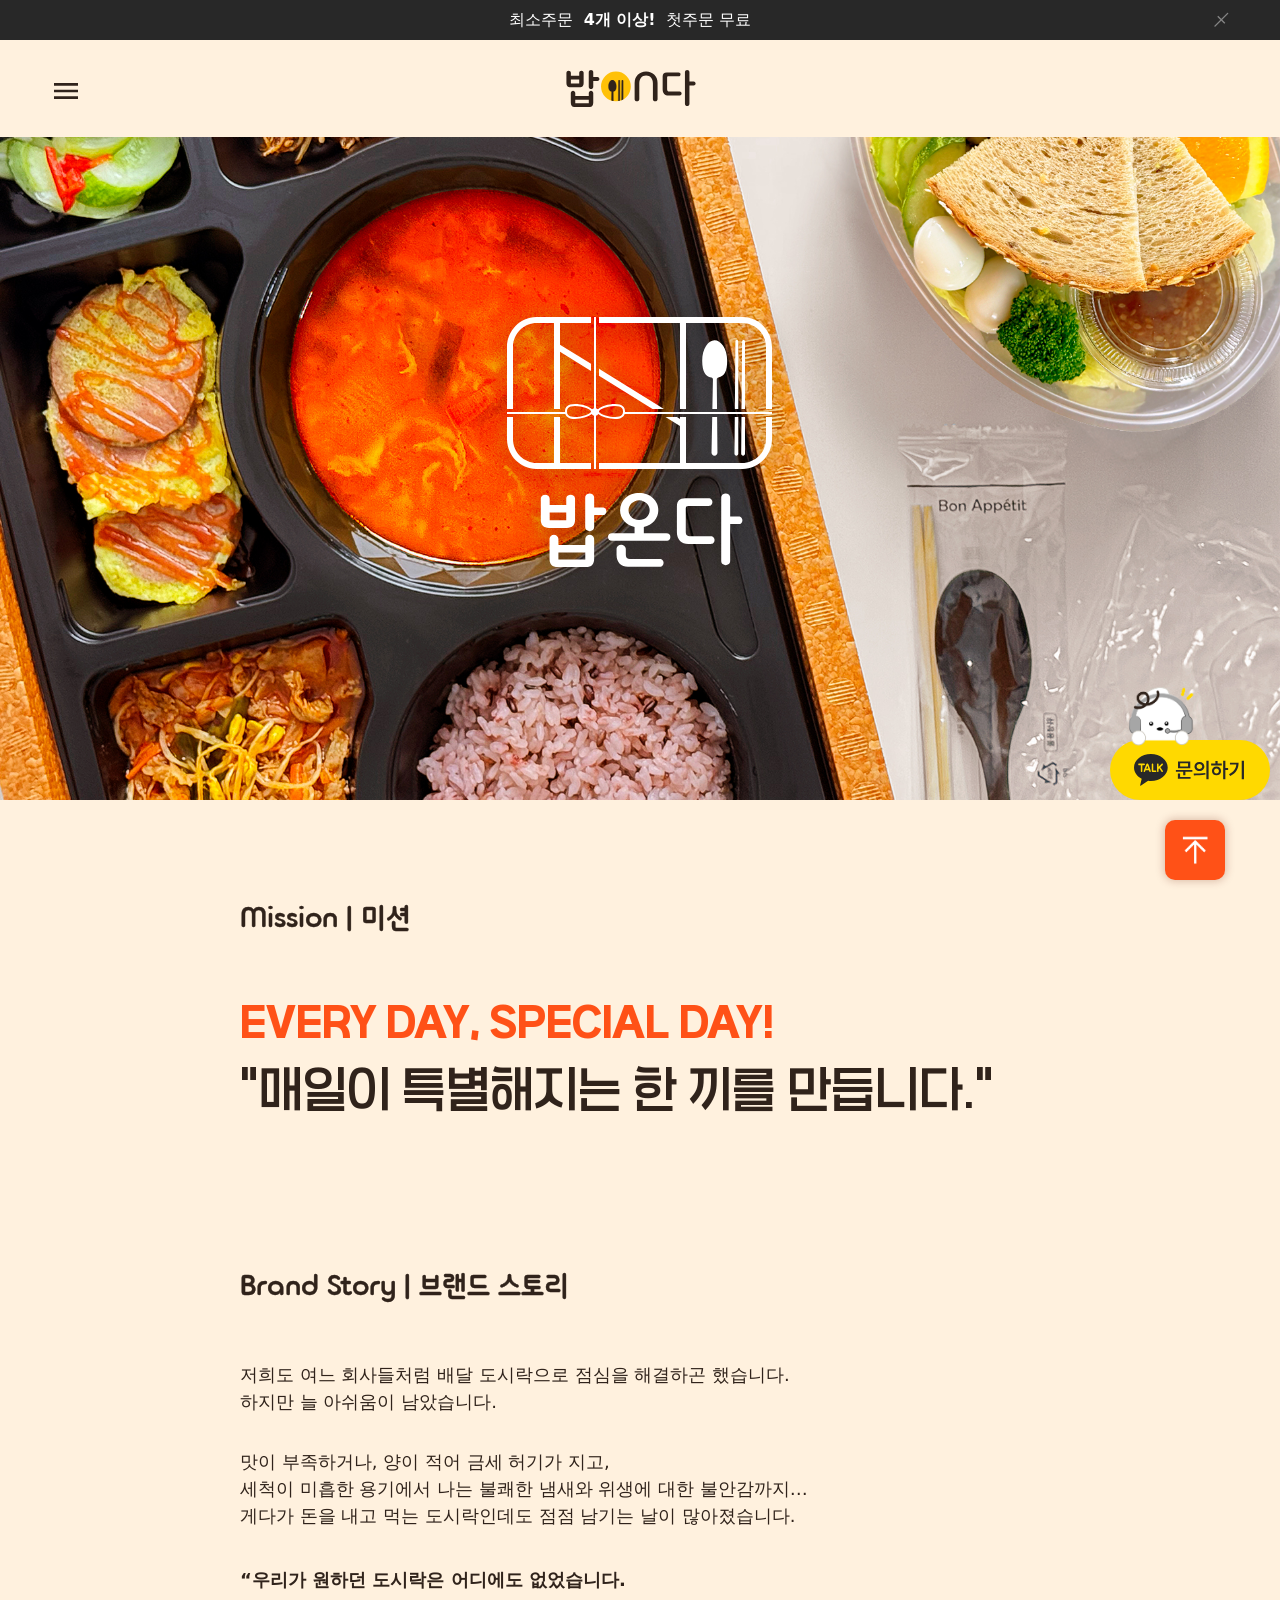
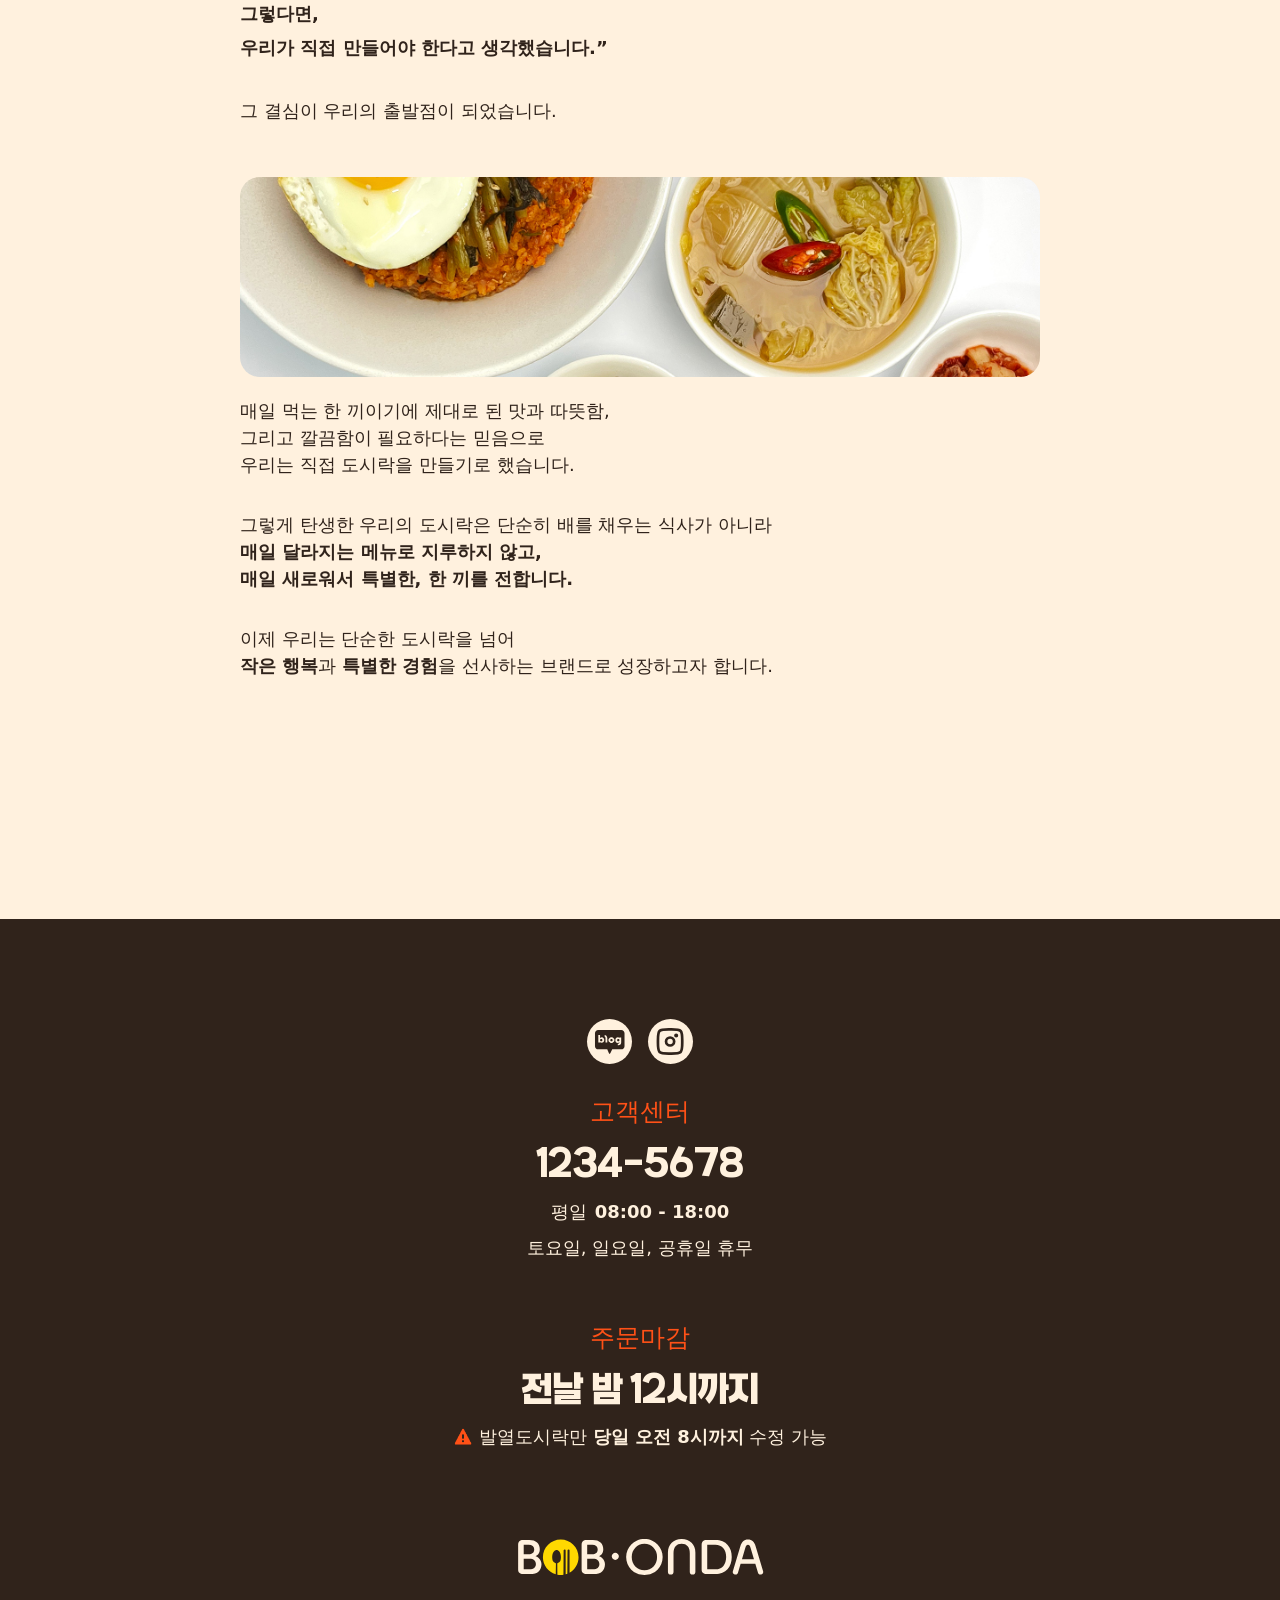
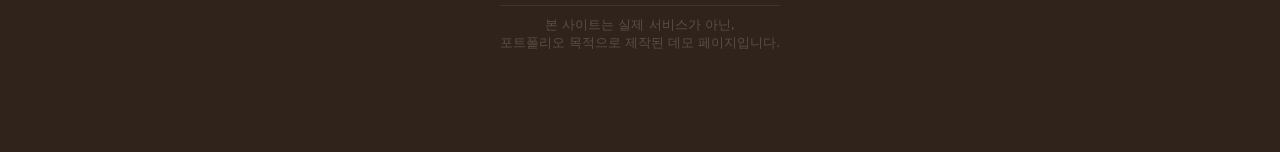
<file: page/brandstory.html>
<!DOCTYPE html>
<html lang="ko">

<head>
    <meta charset="UTF-8">
    <meta name="viewport" content="width=device-width, initial-scale=1.0">
    <title>밥온다 : 브랜드스토리</title>
    <meta property="og:site_name" content="밥온다-브랜드스토리">
    <!-- favicon -->
    <link rel="shortcut icon" href="../public/images/icon/favicon_icon.ico" type="image/x-icon">

    <!-- 기본 -->
    <meta name="format-detection" content="telephone=no">
    <link rel="canonical" href="https://dy980908.github.io/project01/page/brandstory.html">

    <!-- css -->
    <link rel="stylesheet" href="../styles/global_v2.css">
    <link rel="stylesheet" href="../mobile/global_mo_v2.css">
    <link rel="stylesheet" href="../styles/font.css">
    <link rel="stylesheet" href="../styles/brandstory.css">
    <script defer src="../js/global_v2.js"></script>
    <script defer src="../js/main.js"></script>
    <script defer src="../js/brandstory.js"></script>
    <script defer src="../js/banner.js"></script>
    <script defer src="../js/footer.js"></script>

    <!-- font -->
    <!-- Malangmalang -->
    <link rel="preload" href="../public/font/Malangmalang/MalangmalangR.woff2" as="font" type="font/woff2" crossorigin>
    <link rel="preload" href="../public/font/Malangmalang/MalangmalangB.woff2" as="font" type="font/woff2" crossorigin>
    <!-- Hakgyoansim -->
    <link rel="preload" href="../public/font/Hakgyoansim/HakgyoansimB.woff2" as="font" type="font/woff2" crossorigin>
    <link rel="preload" href="../public/font/Hakgyoansim/HakgyoansimR.woff2" as="font" type="font/woff2" crossorigin>

</head>

<body>
  <aside class="side_button">
    <div class="side_btn contact_btn">
      <a href="https://dy980908.github.io/project01/page/kakao.html" target="_blank" rel="noopener"
        onclick="fbq('track','Contact',{action:'KakaoOrderClick', placement:'global'});">
        <img src="../public/images/icon/kakao.svg" alt="문의하기버튼">
      </a>
    </div>
    <div class="contact01">
      <img src="../public/images/main/contact_character.gif" alt="문의캐릭터">
    </div>
    <div class="side_btn top_btn">
      <img src="../public/images/icon/link-top.png" alt="탑버튼">
    </div>
  </aside>
  
  <!-- logout용 -->
  <header class="gnb_logout">
    <input type="checkbox" id="bannerToggle_logout" hidden>
    <aside class="top-banner">
      <div class="banner_title">
        <p id="bannerText_logout"></p>
        <label for="bannerToggle_logout" class="banner_close">┼</label>
      </div>
    </aside>
    <nav class="gnb">
      <input type="checkbox" name="menu_btn" id="hamburger_btn_logout">
      <div class="menu_btn">
        <label for="hamburger_btn_logout"></label>
      </div>
      <div class="logo">
        <a href="https://dy980908.github.io/project01/index.html">
          <img src="../public/images/logo/bobonda_line.svg" alt="헤더로고이미지" class="logo01">
          <img src="../public/images/logo/bobonda_kr_white.svg" alt="헤더로고이미지" class="logo02">
        </a>
      </div>
      <!-- logo end -->
      <div class="gnb_box">
        <div class="action_box">
          <a class="login_btn login_btn_mo" href="./page/login.html">
            로그인
          </a>
          <label for="hamburger_btn_logout" class="close_btn">
            <img src="../public/images/icon/line-md_close.svg" alt="햄버거메뉴">
          </label>
        </div>
        <div class="gnb_btn">
          <a href="https://dy980908.github.io/project01/page/brandstory.html">
            브랜드 스토리
          </a>
        </div>
        <div class="gnb_btn">
          <a href="https://dy980908.github.io/project01/page/lunchbox.html">
            도시락 메뉴
          </a>
        </div>
        <div class="gnb_btn">
          <a href="https://dy980908.github.io/project01/page/how.html">
            도시락 사용법
          </a>
        </div>
        <div class="gnb_btn">
          <a href="https://dy980908.github.io/project01/page/menu.html">
            식단표
          </a>
        </div>
        <div class="gnb_btn">
          <a href="https://dy980908.github.io/project01/page/faq.html">
            자주 묻는 질문
          </a>
        </div>
      </div>
      <div class="action_box">
       
      </div>
    </nav>
  </header>
 


    <section class="section01 section01--brandstory">
        <img src="../public/images/logo/bobonda_solid_white.svg" alt="">
    </section>
    <!-- visu:공통 -->

    <section class="section02">
        <div class="container">
            <div class="brand_group">
                <div class="brand_title">
                    Mission | 미션
                </div>
                <div class="brand_contents">
                    <p class="focus_font">EVERY DAY, SPECIAL DAY!</p>
                    <p class="mission">“매일이 특별해지는 한 끼를 만듭니다.”</p>
                </div>
            </div>
            <div class="brand_group">
                <div class="brand_title">
                    Brand Story | 브랜드 스토리
                </div>
                <div class="brand_contents">
                    <p>저희도 여느 회사들처럼 배달 도시락으로 점심을 해결하곤 했습니다.</p>
                    <p>하지만 늘 아쉬움이 남았습니다.</p><br>
                    <p>맛이 부족하거나, 양이 적어 금세 허기가 지고, <br>세척이 미흡한 용기에서 나는 불쾌한 냄새와 위생에 대한 불안감까지…</p>
                    <p>게다가 돈을 내고 먹는 도시락인데도 점점 남기는 날이 많아졌습니다.</p>
                    <br>
                    <span>“우리가 원하던 도시락은 어디에도 없었습니다. <br>그렇다면,<br> 우리가 직접 만들어야 한다고 생각했습니다.”</span>
                    <br><br>
                    <p>그 결심이 우리의 출발점이 되었습니다.</p>
                    <br>
                    <p class="brand-cont"><img src="../public/images/brandstory/content-01.jpg" alt="이미지"></p>
                    <p>매일 먹는 한 끼이기에 제대로 된 맛과 따뜻함,<br>그리고 깔끔함이 필요하다는 믿음으로</p>
                    <p>우리는 직접 도시락을 만들기로 했습니다.</p>
                    <br>
                    <p>그렇게 탄생한 우리의 도시락은 단순히 배를 채우는 식사가 아니라</p>
                    <p><span>매일 달라지는 메뉴로 지루하지 않고,</span>
                        <br><span>매일 새로워서 특별한, 한 끼를 전합니다.</span>
                    </p>
                    <br>
                    <p>이제 우리는 단순한 도시락을 넘어</p>
                    <p><span>작은 행복</span>과 <span>특별한 경험</span>을 선사하는 브랜드로 성장하고자 합니다.</p>
                </div>
            </div>
        </div>
    </section>

  <!-- footer -->
  <footer class="gnb_pc">
    <div class="footer">
      <div class="sns" id="footer_sns"></div>

      <div class="footer_bottom">
        <div class="footer_left">
          <div class="footer_contactus">
            <div class="call">
              <span class="foo_tit" id="footer_call_title"></span>
              <span class="foo_con" id="footer_call_number"></span>
              <div class="ask_time" id="footer_call_time"></div>
            </div>

            <div class="order_time">
              <span class="foo_tit" id="footer_order_title"></span>
              <span class="foo_con" id="footer_order_deadline"></span>
              <span class="foo_ext" id="footer_order_extra"></span>
            </div>
          </div>
        </div>

        <div class="footer_right">
          <div class="footer_logo">
            <img src="../public/images/logo/bobonda_line(footer).svg" alt="푸터로고">
          </div>

          <div class="footer_copylight">
            <span id="footer_company_info"></span>
            <span id="footer_copyright"></span>
          </div>
        </div>
      </div>
    </div>
  </footer>
  <!-- footer e -->

  <script type="text/javascript" src="//wcs.pstatic.net/wcslog.js"></script>
  <script type="text/javascript">
  if(!wcs_add) var wcs_add = {};
  wcs_add["wa"] = "s_4e603aeab415";
  if(window.wcs) {
  wcs_do();
  }
  </script>

</body>

</html>
</file>
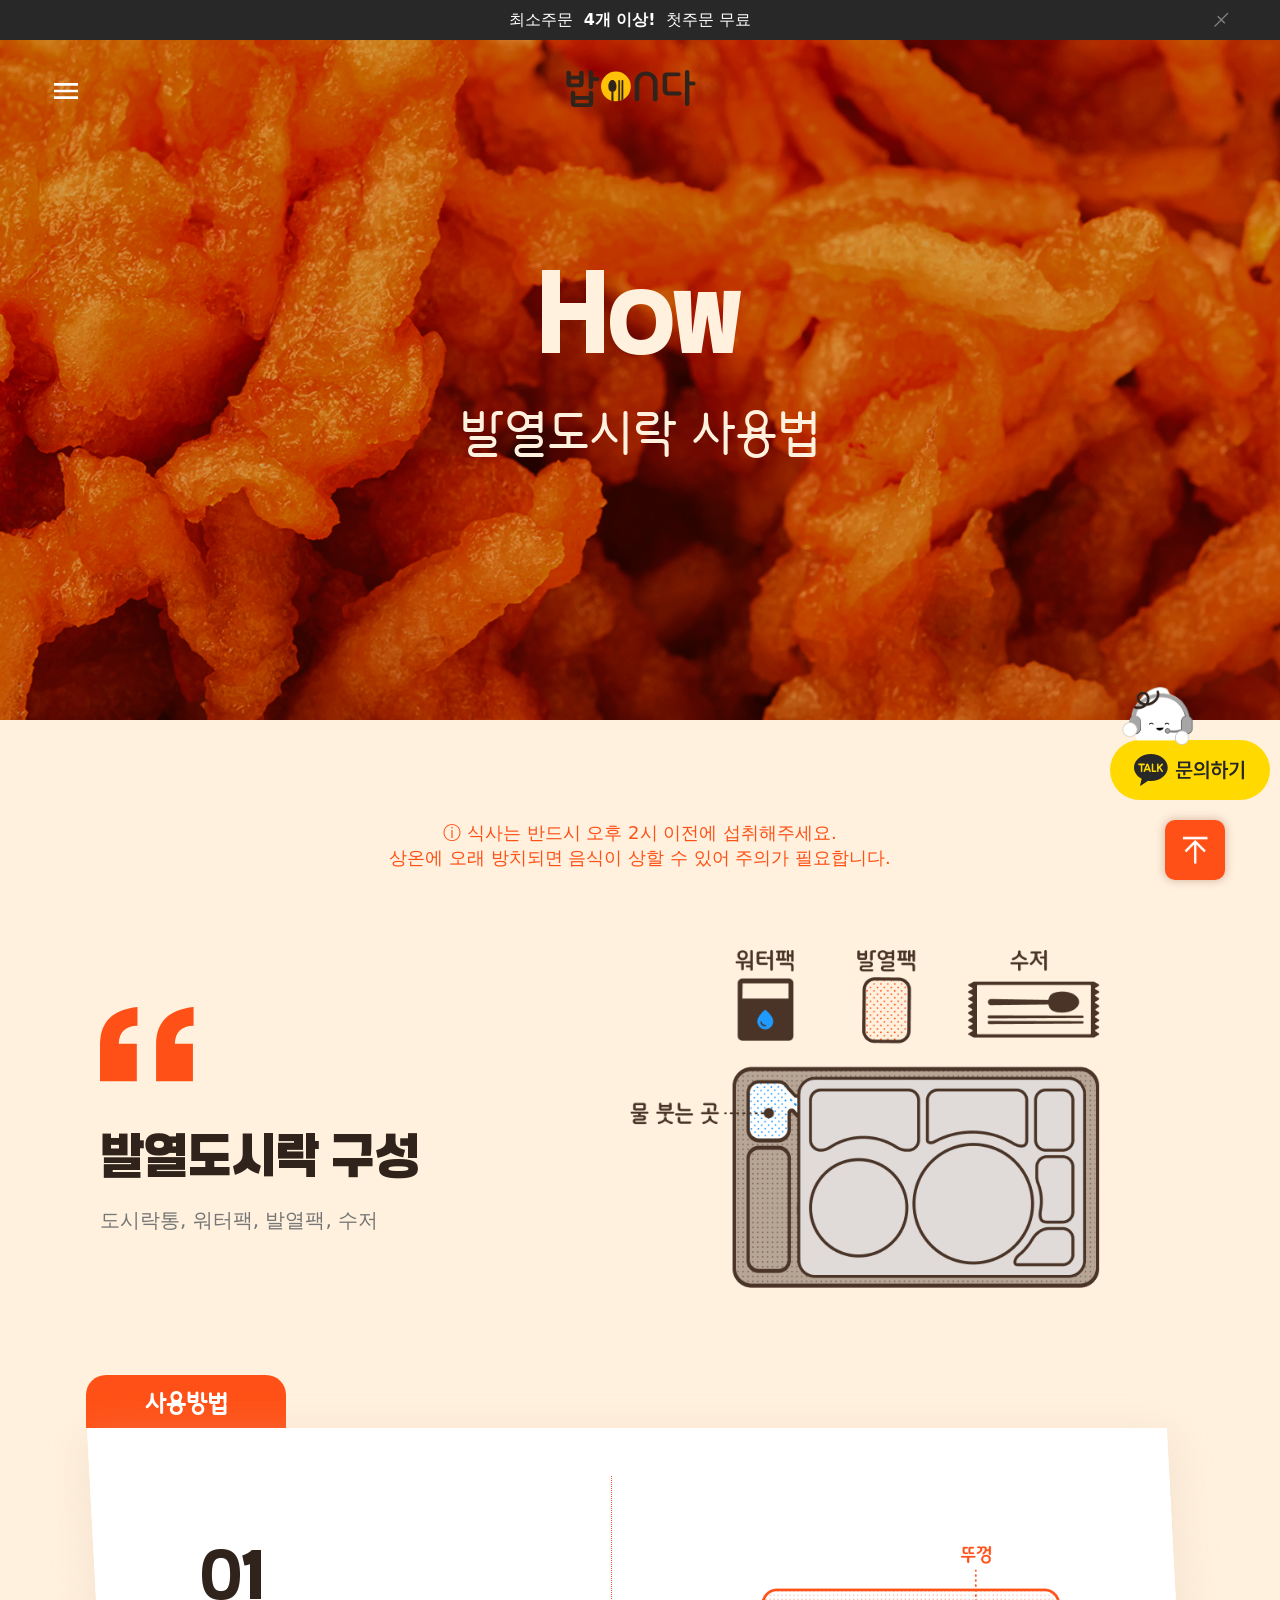
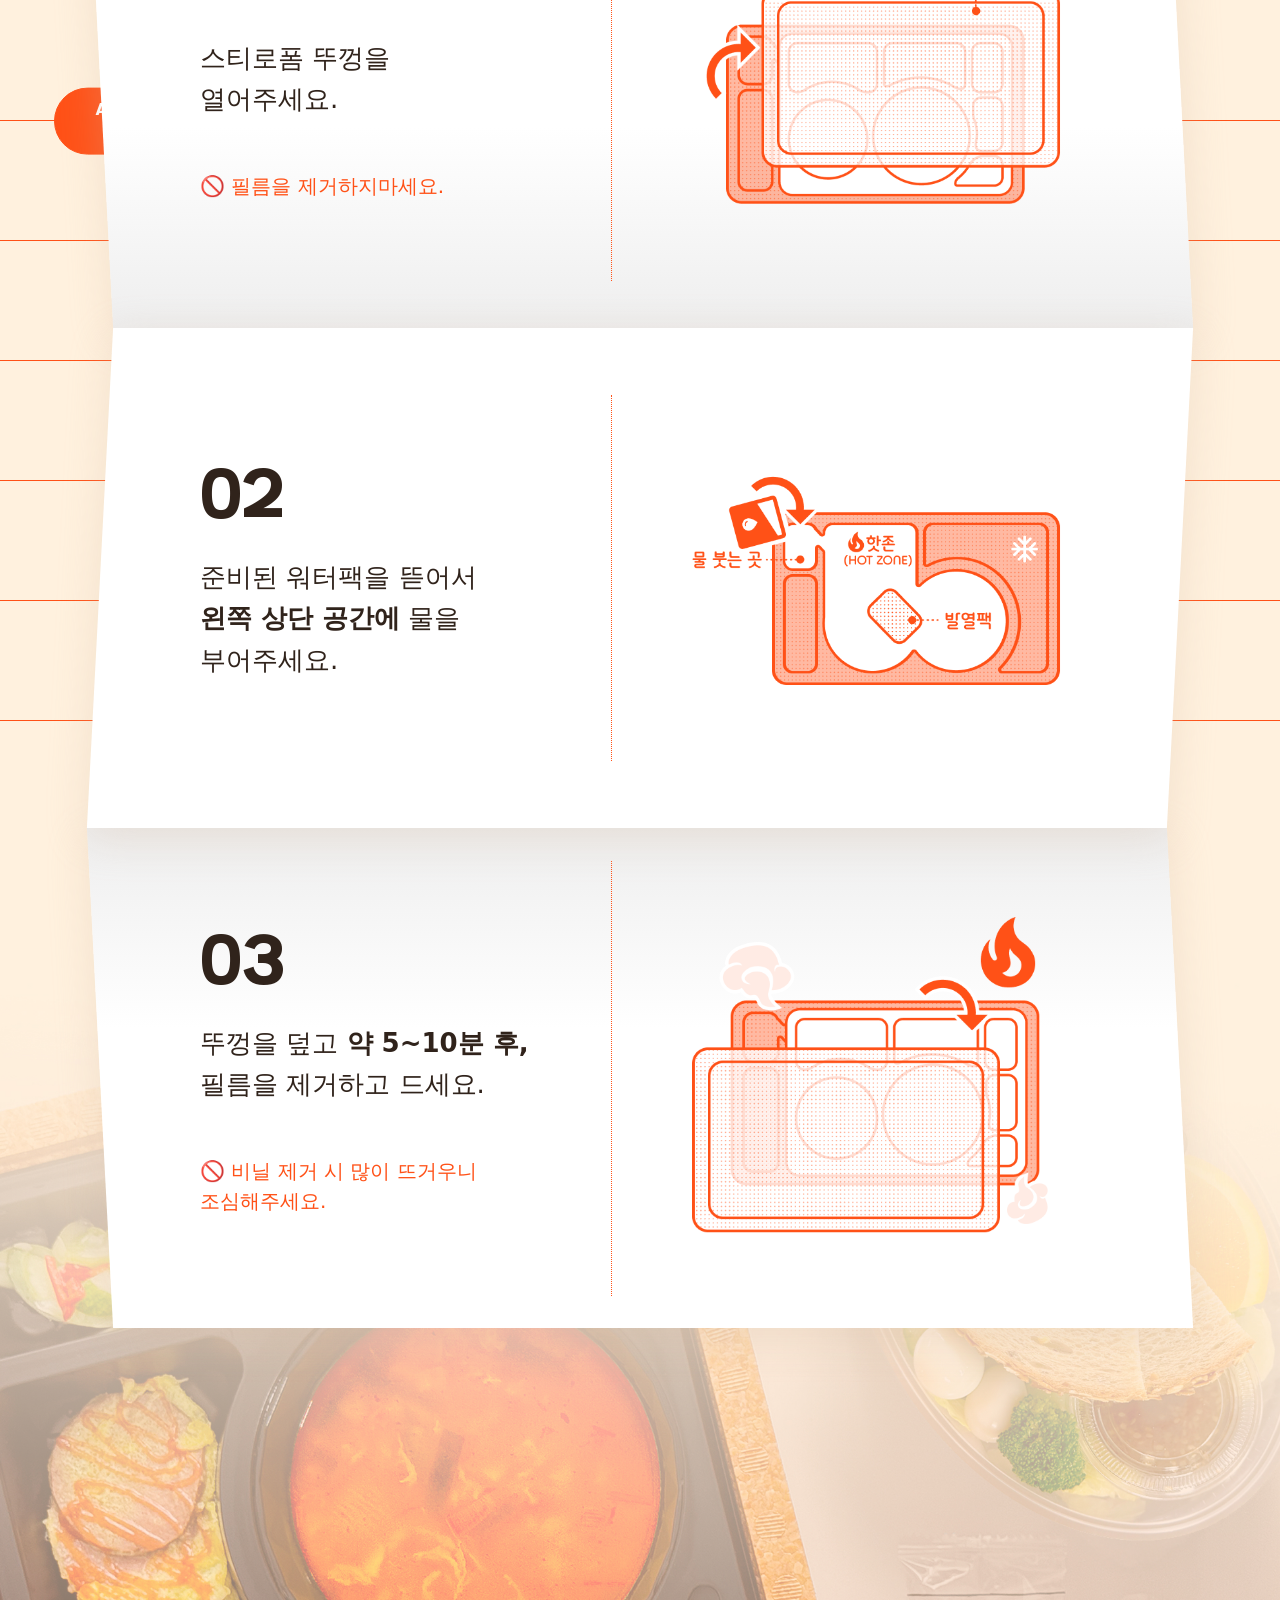
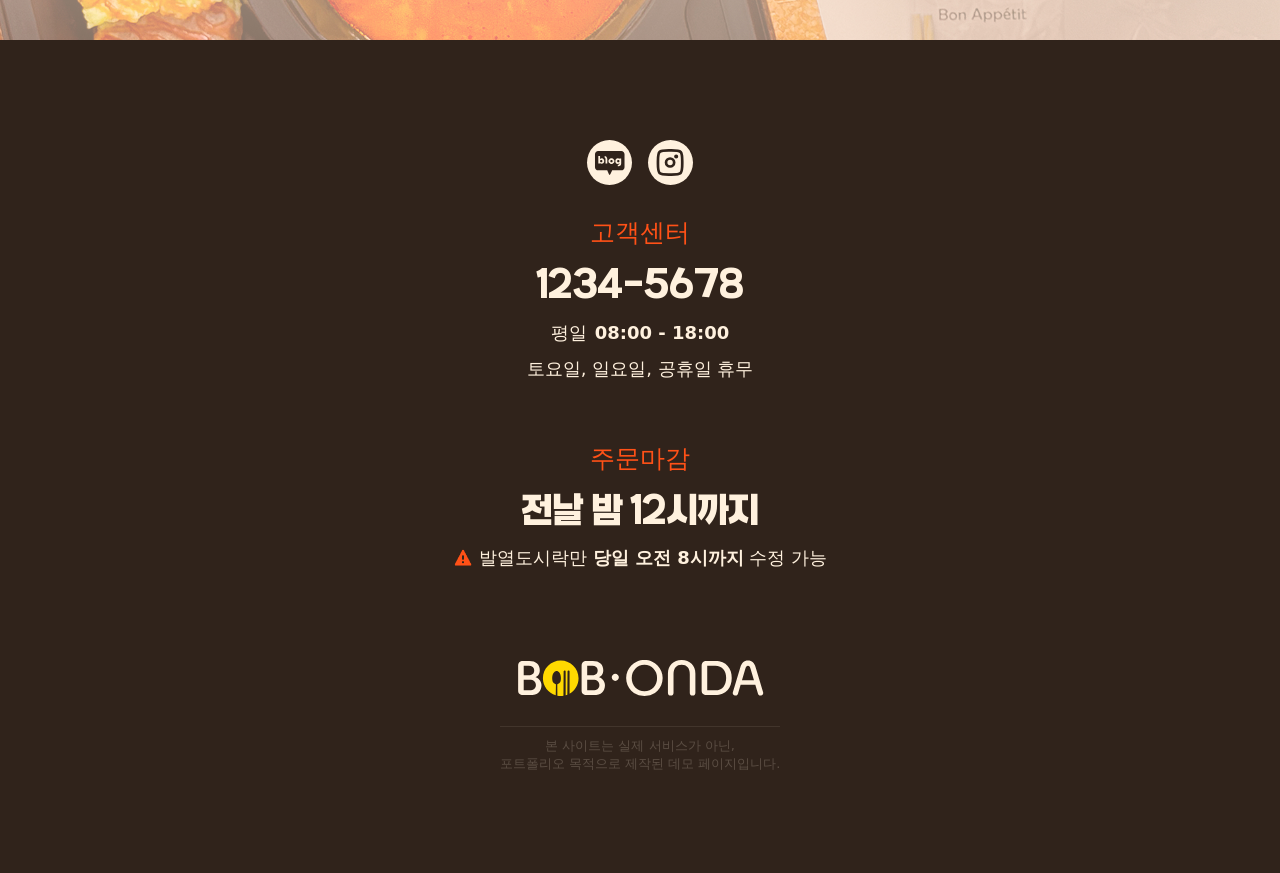
<file: page/how.html>
<!DOCTYPE html>
<html lang="ko">

<head>
    <meta charset="UTF-8">
    <meta name="viewport" content="width=device-width, initial-scale=1.0">
    <title>밥온다 : 발열도시락 사용법</title>
    <meta property="og:site_name" content="밥온다-사용법">
    <!-- favicon -->
    <link rel="shortcut icon" href="../public/images/icon/favicon_icon.ico" type="image/x-icon">

    <!-- 기본 -->
    <meta name="format-detection" content="telephone=no">
    <link rel="canonical" href="https://dy980908.github.io/project01/page/how.html">

    <!-- css -->
    <link rel="stylesheet" href="../styles/global_v2.css">
    <link rel="stylesheet" href="../mobile/global_mo_v2.css">
    <link rel="stylesheet" href="../styles/font.css">
    <link rel="stylesheet" href="../styles/how.css">
    <script defer src="../js/global_v2.js"></script>
    <script defer src="../js/main.js"></script>
    <script defer src="../js/banner.js"></script>
    <script defer src="../js/footer.js"></script>

    <!-- font -->
    <!-- Malangmalang -->
    <link rel="preload" href="../public/font/Malangmalang/MalangmalangR.woff2" as="font" type="font/woff2" crossorigin>
    <link rel="preload" href="../public/font/Malangmalang/MalangmalangB.woff2" as="font" type="font/woff2" crossorigin>
    <!-- Hakgyoansim -->
    <link rel="preload" href="../public/font/Hakgyoansim/HakgyoansimB.woff2" as="font" type="font/woff2" crossorigin>
    <link rel="preload" href="../public/font/Hakgyoansim/HakgyoansimR.woff2" as="font" type="font/woff2" crossorigin>

    
</head>

<body>
  <aside class="side_button">
    <div class="side_btn contact_btn">
      <a href="https://dy980908.github.io/project01/page/kakao.html" target="_blank" rel="noopener"
        onclick="fbq('track','Contact',{action:'KakaoOrderClick', placement:'global'});">
        <img src="../public/images/icon/kakao.svg" alt="문의하기버튼">
      </a>
    </div>
    <div class="contact01">
      <img src="../public/images/main/contact_character.gif" alt="문의캐릭터">
    </div>
    <div class="side_btn top_btn">
      <img src="../public/images/icon/link-top.png" alt="탑버튼">
    </div>
  </aside>
  
  <!-- logout용 -->
  <header class="gnb_logout">
    <input type="checkbox" id="bannerToggle_logout" hidden>
    <aside class="top-banner">
      <div class="banner_title">
        <p id="bannerText_logout"></p>
        <label for="bannerToggle_logout" class="banner_close">┼</label>
      </div>
    </aside>
    <nav class="gnb">
      <input type="checkbox" name="menu_btn" id="hamburger_btn_logout">
      <div class="menu_btn">
        <label for="hamburger_btn_logout"></label>
      </div>
      <div class="logo">
        <a href="https://dy980908.github.io/project01/index.html">
          <img src="../public/images/logo/bobonda_line.svg" alt="헤더로고이미지" class="logo01">
          <img src="../public/images/logo/bobonda_kr_white.svg" alt="헤더로고이미지" class="logo02">
        </a>
      </div>
      <!-- logo end -->
      <div class="gnb_box">
        <div class="action_box">
          <a class="login_btn login_btn_mo" href="./page/login.html">
            로그인
          </a>
          <label for="hamburger_btn_logout" class="close_btn">
            <img src="../public/images/icon/line-md_close.svg" alt="햄버거메뉴">
          </label>
        </div>
        <div class="gnb_btn">
          <a href="https://dy980908.github.io/project01/page/brandstory.html">
            브랜드 스토리
          </a>
        </div>
        <div class="gnb_btn">
          <a href="https://dy980908.github.io/project01/page/lunchbox.html">
            도시락 메뉴
          </a>
        </div>
        <div class="gnb_btn">
          <a href="https://dy980908.github.io/project01/page/how.html">
            도시락 사용법
          </a>
        </div>
        <div class="gnb_btn">
          <a href="https://dy980908.github.io/project01/page/menu.html">
            식단표
          </a>
        </div>
        <div class="gnb_btn">
          <a href="https://dy980908.github.io/project01/page/faq.html">
            자주 묻는 질문
          </a>
        </div>
      </div>
      <div class="action_box">
       
      </div>
    </nav>
  </header>
 

    <section class="section01 section01--how">
        <div class="visu_title">
            How
        </div>
        <div class="visu_sub_title">발열도시락 사용법</div>
    </section>
    <!-- visu:공통 -->



    <section class="section02">
        <div class="container">

            <p class="howto_tip">ⓘ 식사는 반드시 오후 2시 이전에 섭취해주세요.
                <br>상온에 오래 방치되면 음식이 상할 수 있어 주의가 필요합니다.
            </p>

            <p class="howto_tip_mo">ⓘ 식사는 반드시 오후 2시 이전에 섭취해주세요.
                <br>상온에 오래 방치되면 음식이 상할 수 있어
                <br>주의가 필요합니다.
            </p>

            <div class="box_title">
                <div class="box_tit">
                    <p><img src="../public/images/howto/comma.svg" alt=""></p>
                    <p>발열도시락 구성</p>
                    <p>도시락통, 워터팩, 발열팩, 수저</p>
                </div>
                <div class="box_icon">
                    <img src="../public/images/howto/howto(1).png" alt="">
                </div>
            </div>

            <div class="group_tit">사용방법</div>
            <div class="howto_wrap">
                <div class="howto_group skew01">
                    <div class="list">
                        <p>01</p>
                        <p>스티로폼 뚜껑을 열어주세요.</p>
                        <p class="tip">🚫 필름을 제거하지마세요.</p>
                    </div>
                    <div class="list_img">
                        <img src="../public/images/howto/howto(2).png" alt="">
                    </div>
                </div>
                <div class="howto_group skew02">
                    <div class="list">
                        <p>02</p>
                        <p>준비된 워터팩을 뜯어서 <span>왼쪽 상단 공간에</span> 물을 부어주세요.</p>
                    </div>
                    <div class="list_img">
                        <img src="../public/images/howto/howto(3).png" alt="">
                    </div>
                </div>
                <div class="howto_group skew03">
                    <div class="list">
                        <p>03</p>
                        <p>뚜껑을 덮고 <span>약 5~10분 후,</span> 필름을 제거하고 드세요.</p>
                        <p class="tip">🚫 비닐 제거 시 많이 뜨거우니 조심해주세요.</p>
                    </div>
                    <div class="list_img">
                        <img src="../public/images/howto/howto(4).png" alt="">
                    </div>
                </div>
            </div>
        </div>
        <ul class="bg_wrap">
            <li>
                <div class="bg_box bg_box01">Addictive<br>flavor</div>
            </li>
            <li>
                <div class="bg_box bg_box02">EVERY DAY,<br>SPECIAL DAY!</div>
            </li>
            <li></li>
            <li>
                <div class="bg_box bg_box03">Taste perfection</div>
            </li>
            <li></li>
            <li></li>
        </ul>
        <div class="bg_color"></div>
        <!-- <div class="background_img">
            <img src="../public/images/howto/howto_bg.jpg" alt="">
            <div class="bg_color"></div> -->
        </div>
    </section>

    <!-- footer -->
    <footer class="gnb_pc">
        <div class="footer">
            <div class="sns" id="footer_sns"></div>

            <div class="footer_bottom">
                <div class="footer_left">
                    <div class="footer_contactus">
                        <div class="call">
                            <span class="foo_tit" id="footer_call_title"></span>
                            <span class="foo_con" id="footer_call_number"></span>
                            <div class="ask_time" id="footer_call_time"></div>
                        </div>

                        <div class="order_time">
                            <span class="foo_tit" id="footer_order_title"></span>
                            <span class="foo_con" id="footer_order_deadline"></span>
                            <span class="foo_ext" id="footer_order_extra"></span>
                        </div>
                    </div>
                </div>

                <div class="footer_right">
                    <div class="footer_logo">
                        <img src="../public/images/logo/bobonda_line(footer).svg" alt="푸터로고">
                    </div>

                    <div class="footer_copylight">
                        <span id="footer_company_info"></span>
                        <span id="footer_copyright"></span>
                    </div>
                </div>
            </div>
        </div>
    </footer>
    <!-- footer e -->

    <script type="text/javascript" src="//wcs.pstatic.net/wcslog.js"></script>
    <script type="text/javascript">
        if (!wcs_add) var wcs_add = {};
        wcs_add["wa"] = "s_4e603aeab415";
        if (window.wcs) {
            wcs_do();
        }
    </script>

</body>

</html>
</file>
<file: styles/global_v2.css>
/* img {
  max-width: 100%;
  height: auto;
  display: block;
} */

.login_btn,
.order_btn {
  opacity: 0 !important;
  pointer-events: none !important;
}
/* 🚨임시 */

.logout {
  width: 100%;
  display: flex;
  justify-content: center;
  align-items: center;
}
/* 아이콘 이미지 삽입 */
.ico05{
  width: 28px;
  height: 28px;
  background: currentColor;
}
.ico05 {
  -webkit-mask: url("../public/images/icon/logout.svg") center/contain no-repeat;
  mask: url("../public/images/icon/logout.svg") center/contain no-repeat;
}
.login_gnb_contents a:hover {
    background-color: var(--background-light);
    color: black;
    border-radius: 10px;
    padding: 6px 14px;
}
.gnb_btn .logout {margin-top: 100px;}
.gnb_btn .logout .gnb_txt {
  color: #777777;
}
.gnb_btn .logout .ico05 {
  margin-right: 8px;
  color: #777777;
}
.gnb_btn .logout {display: none;}
/* ============================== 로그인 시스템 ================================ */

.gnb {
  box-sizing: border-box;
}
header,
.gnb,
.gnb_logout,
.gnb_login,
.gnb_box {
    box-sizing: border-box;
}
:root {
  /* font */
  --font-pretendard-jp: "Pretendard JP Variable";
  --font-malang-kr: "MalangmalangR";

  /* margin */
  --side-margin: 20px;

  /* padding */
  --section-padding-1: 20px;
  --inner-padding-1: 12px;

  /* 공통값 */
  --max-width: 93.958vw;
  /* 1804px */

  /* semantic color */
  --label-normal: #171719;
  --label-strong: #000000;
  --label-neutral: #2e2f33;
  --label-alternative: #848588;
  --label-assistive: rgba(55, 56, 60, 0.28);
  --label-disable: rgba(55, 56, 60, 0.16);
  --label-white: #ffffff;


  --primary-orange: #FF5117;
  --primary-green: #189C38;
  --primary-yellow: #FFD900;
  --primary-baige: #FFF1DE;
  --primary-brown: #30231B;

  --secondary-normal: #e5f0ff;
  --secondary-alternative: #6541f2;

  --background-dark: #282828;
  --background-light: #F2F3F5;

  --background-unable-btn: #E3E3E3;
  --background-unable-text: #777777;

  --font-gray: #969696;

  --line-normal: rgba(112, 115, 124, 0.22);
}
* {
  margin: 0;
  padding: 0;
  box-sizing: border-box;
  list-style: none;
  text-decoration: none;
  border: none;
  outline: none;
  background: transparent;
  word-break: keep-all;
  font-family: var(--font-pretendard-jp), "Pretendard JP Variable", Pretendard,
    -apple-system, BlinkMacSystemFont, system-ui, Roboto, "Helvetica Neue",
    "Segoe UI", "Hiragino Sans", "Apple SD Gothic Neo", Meiryo, "Noto Sans JP",
    "Noto Sans KR", "Malgun Gothic", Osaka, "Apple Color Emoji",
    "Segoe UI Emoji", "Segoe UI Symbol", sans-serif;
}

html,
body {
  font-weight: 400;
  line-height: 1.25;
  -webkit-text-size-adjust: 100%;
  -webkit-font-smoothing: antialiased;
  background-size: cover;
  background-repeat: no-repeat;
  background-position: center;
  -webkit-background-size: cover;
  -moz-background-size: cover;
  -o-background-size: cover;
  background-attachment: fixed;
  user-select: none;
  -webkit-user-select: none; 
}

html {
  font-size: 62.5%;
}

body {
  font-size: 1.6rem;
  background-color: #fcfcfc;
}

a {
  color: var(--label-normal);
  text-decoration: none;
}

a,
button {
  -webkit-user-drag: none;
}

section {
    margin: 0 auto;
}
/* 마진공통 */
.margin_top40 {
  margin-top: 40px;
}
/* 마진공통 end*/
.hidden {
  display: none;
}

.hide {
  display: none;
}

.ui_wrap {
  width: 100%;
  height: 100vh;
  min-height: 900px;
  position: relative;
  background-color: var(--secondary-normal);
  padding-left: 96px;
  display: flex;
  flex-direction: column;
  align-items: flex-start;
  justify-content: flex-start;
  gap: 8px;
}

/* 드래그 제어 */
/* 드래그 방지 */
.drag-prevent{
  -ms-user-select: none;
  -moz-user-select: -moz-none;
  -webkit-user-select: none;
  -khtml-user-select: none;
  user-select: none;
  cursor: no-drop;
}
/* 드래그 허용 */
.draggable {
  -webkit-user-select:all;
  -moz-user-select:all;
  -ms-user-select:all;
  user-select:all
}
/* 드래그 텍스트만 허용 */
.draggable_text {
  -webkit-user-select:text;
  -moz-user-select:text;
  -ms-user-select:text;
  user-select:text
}
/****** 배너 ******/
.top-banner {
  display: flex;
  width: 100%;
  height: 40px;
  background-color: var(--background-dark);
}
.banner_title {
  width: 1400px;
  margin: 0 auto;
  display: flex;
  justify-content: center;
  align-items: center;
  color: white;
  font-weight: 300;
}
.banner_title p {
  width: 90%;
  display: flex;
  justify-content: center;
  align-items: center;
}
.banner_title span {
  font-weight: 600;
}
.banner_close {
  word-wrap: 10%;
  display: inline-block;
  color: #868686;
  transform: rotate(45deg);
  transform-origin: center center;
  margin-left: 10px;
  cursor: pointer;
  transition: all .3s ease;
}
.banner_close:hover {color: white;}
#bannerToggle_login:checked + .top-banner,
#bannerToggle_logout:checked + .top-banner {
  display: none;
}
#bannerTogglee_login:checked ~ header,
#bannerTogglee_logout:checked ~ header {
  top: 0;
  transition: all .3s ease;
}
/****** 배너 end ******/
/****** 헤더 ******/
header {
  margin: 0 auto;
  width: 100%;
  position: fixed;
  top: 0;
  z-index: 9000;
  background: transparent;
  transition: background-color .25s ease, backdrop-filter .25s ease, box-shadow .25s ease;
}
/* 스크롤 시 스타일 */
header.scrolled{
  background: rgba(48, 35, 27, 0.6); 
  backdrop-filter: saturate(200%) blur(22px); 
  -webkit-backdrop-filter: saturate(200%) blur(22px);
  box-shadow: 0 2px 10px rgba(0,0,0,.06);
  z-index: 9999;
}
header.scrolled .order_btn {
    background-color: var(--primary-orange);
    border: 1px solid var(--primary-orange);
}
header.scrolled .order_btn:hover {
    background-color: var(--primary-brown);
    color: white;
    border: 1px solid var(--primary-brown);
}
header.scrolled .login_btn {
    color: white;
    border: 1px solid white;
}
header.scrolled .login_btn:hover {
    color: var(--primary-orange);
    background-color: white;
}
/*  */
header.scrolled .logo01 {
    opacity: 0;
}
header.scrolled .logo02 {
    opacity: 1;
}
header.scrolled .gnb_btn a {
    color: white;
}
header.scrolled .on a {
    color: var(--primary-orange);
}
.logo02 {
    opacity: 0;
    transition: all 0.3s;
}
.logo01, .logo02 {
    position:absolute;
    top:0; left:0;
    width:100%;
    height:100%;
    transition:opacity .3s ease;
}

.gnb {
  width: 100%;
  padding: 0 50px;
  height: 97px;
  display: flex;
  flex-direction: row;
  justify-content: space-between;
  align-items: center;
  position: relative;
}
.gnb .logo {
  width: 10%;
  height: 97px;
  justify-content: left;
  position: relative;
}
.logo img {
  width: 160px;
  height: 97px;
  object-fit: contain;
  padding: 30px 30px 30px 0;
}
.gnb_box {
  width: 70%;
  display: flex;
  flex-direction: row;
  justify-content: center;
  align-items: center;
  font-size: 22px;
}
.gnb_btn {
  font-weight: 600;
  margin-right: 60px;
  height: 97px;
  position: relative;
  color: white;
  display: inline-flex;
  align-items:center;
  text-decoration:none;
  padding-bottom: 8px;
  transition: color .3s;
  border-bottom: none;
}
/* 언더라인(처음엔 0→호버 시 100%) */
.gnb_btn a::after{
  content: "";
  position: absolute;
  left: 0;
  bottom: 0;
  height: 5px;
  width: 100%;
  background: var(--primary-orange);
  transform: scaleX(0);
  transform-origin: left center;
  transition: transform .35s ease;
}
.gnb_btn:hover a::after,
.gnb_btn a:focus-visible::after{
  transform: scaleX(1);
}
.gnb_btn a.is-active::after{
  transform: scaleX(1);
}
.gnb_btn a:focus-visible{
  outline: none;
  box-shadow: 0 0 0 2px color-mix(in oklab, var(--primary-orange), white 60%);
}

.gnb_btn a {
    color: var(--primary-brown);
    transition: color .3s;
}
.gnb_btn:hover,
header.scrolled .gnb_btn a:hover,
.gnb_btn a:hover {
  font-weight: 700;
  color: var(--primary-orange);
}
.gnb_box .on a {
  font-weight: 700;
  color: var(--primary-orange);
  transform: translateY(3px);
}
.gnb_box .on {
  border-bottom: 5px solid var(--primary-orange);
}
.gnb_box .on a::after {
  content: "";
  position: absolute;
  left: 0;
  bottom: 0;
  height: 5px;
  width: 100%;
  background: var(--primary-orange);
  transform: scaleX(0);
  transform-origin: left center;
  transition: transform .35s ease;
}

.order_btn {
  width: 20%;
  width: 160px;
  height: 52px;
  display: flex;
  justify-content: center;
  align-items: center;
  background-color: var(--primary-brown);
  border: 1px solid var(--primary-brown);
  border-radius: 100px;
  color: white;
  font-weight: 700;
  font-size: 24px;
  cursor: pointer;
  transition: all 0.3s;
}
.action_box {
  display: flex;
  justify-content: center;
  align-items: center;
  gap: 10px;
}
.login_btn {
  width: 20%;
  width: 160px;
  height: 52px;
  display: flex;
  justify-content: center;
  align-items: center;
  border-radius: 100px;
  color: white;
  border: 1px solid white;
  font-weight: 700;
  font-size: 24px;
  cursor: pointer;
  transition: all 0.3s;
}
.order_btn:hover,
.login_btn:hover {
  background-color: var(--primary-orange);
  color: white;
  border: 1px solid var(--primary-orange);
}

/* ------------ 로그인용 gnb ------------ */
.login_on {
  height: 52px;
  border: none;
  display: flex;
  gap: 6px;
  justify-content: center;
  align-items: center;
  color: var(--primary-orange);
  font-weight: 700;
  padding: 6px 20px;
  border-radius: 100px;
  transition: all .3s;
  cursor: pointer;
  background-color: white;
}
.client_name {
  color: var(--primary-orange);
  font-size: 1.8rem;
}
.login_on:hover {
  background-color: var(--background-light);
  color: var(--primary-orange);
  padding: 6px 20px;
  border-radius: 100px;
}
.login_on:hover .login_gnb_wrap {display: block;}

.login_on span:nth-child(2) {
  margin-top: 4px;
  color: var(--font-gray);
}
.login_gnb_wrap {
  position: absolute;
  top: 80px; right: 80px;
  background-color: white;
  border-radius: 10px;
  padding: 10px 8px;
  box-shadow: 0 5px 20px 1px rgba(0, 0, 0, 0.2);
  max-height: 0;
  opacity: 0;
  transform: translateY(-6px);
  overflow: hidden;
  transition: max-height .25s ease, opacity .2s ease, transform .2s ease;
}
.login_gnb_wrap a:hover {background:#f5f5f5;}

/* 열림 상태 */
#login_gnb:checked {
  background-color: var(--background-light);
  color: var(--primary-orange);
}
#login_gnb:checked ~ .login_gnb_wrap{
  max-height: 400px;
  opacity: 1;
  transform: none;
  padding: 10px 8px; 
}
.login_gnb_btn .more {
  transform: rotate(0deg);
  transform-origin: 50% 50%;
  color: var(--font-gray);
  transition: transform .3s ease;
}
.login_gnb_btn .more:hover {
  color: var(--primary-orange);
  transition: transform .3s ease;
}
#login_gnb:checked ~ .login_gnb_btn .more {
  transform: rotate(180deg);
  color: var(--primary-orange);
}

.login_gnb:checked + .login_gnb_btn {
  background:#e5e7eb;
  transition: all 0.3s;
}
.login_gnb_contents {
  display: grid;
  grid-template-columns: repeat(2, 1fr); 
  gap: 12px;
}
.login_gnb_contents a {
  display: flex;
  gap: 10px;
  justify-content: left;
  align-items: center;
  padding: 6px 14px;
  transition: all 0.3s;
  color: var(--background-unable-text);
}
.login_gnb_contents a:hover {
  background-color: var(--background-light);
  color: black;
  border-radius: 10px;
  padding:6px 14px;
}
.on_btn {
    background-color: #FF511710;
    color: var(--primary-orange) !important;
    font-weight: 700;
    border-radius: 10px;
    padding: 6px 14px;
}
/* ------------ 로그인용 gnb end ------------ */
/****** 헤더 end ******/
/****** 탑버튼 ******/
.side_button {
  display: flex;
  flex-direction: column;
  gap: 20px;
  transition: opacity 0.3s ease;
  position: fixed;
  bottom: 20px;
  right: 20px;
  width: 50px;
  height: auto;
  z-index: 999;
  cursor: pointer;  
  pointer-events: none;
}
.side_button.show {
  opacity: 1 !important;
  pointer-events: auto !important;
}

.side_btn,
.side_btn a {
  opacity: 1; 
  pointer-events: auto;
  width: 60px;
  height: 60px;
  border-radius: 10px;
  z-index: 999;
  cursor: pointer;
}
.top_btn {
  background-color: var(--primary-orange);
  transform: translateX(-45px);
  box-shadow: 0 0 8px 1px #6d1d0040;
}
.top_btn img {
  width: 100%;
  height: 100%;
  transform: scale(0.5);
  object-fit: contain;
}
.contact_btn img {
  width: 100%;
  height: 100%;
  object-fit: contain;
  z-index: 999;
  transform: scale(0.8);
}
.contact_btn a img {
  width: 100%;
  height: 100%;
  transform: scale(0.8);
  object-fit: contain;
  opacity: 1;
  transition: opacity .35s ease;
}
.contact_btn { 
  width: 60px;
  height: 60px;
  position: relative;
}
.contact_btn a {
  position: absolute; 
  right: 0; bottom: 0;  
  display: flex; 
  align-items: center; 
  justify-content: right;
  width: 160px;
  padding: 0 10px;
  height: 60px;
  border-radius: 100px;
  cursor: pointer;
  z-index: 999;
  background-color: var(--primary-yellow);
  overflow: hidden;
  transition: width .3s ease, border-radius .3s ease;
}
.contact_btn a::before{
  content: "";
  flex: 0 0 24px; 
  width: 24px; 
  height: 24px;
  transform: translateX(-70px);
  background: var(--icon) left/contain no-repeat;
}
.contact_btn a:hover img {
  display: none;
  transition: width .3s ease, border-radius .3s ease;
}
.contact_btn a:hover {
  width: 240px;
  height: 60px;
  background-color: #FFD900;
  display: flex;
  flex-direction: row;
  align-items: center;
  justify-content: center;
  overflow: hidden;
  --icon: url("../public/images/icon/link-contact_brown.png");
}
.contact_btn a:hover img {
  transform: translateX(100px);
  opacity: 0;
}
.contact_btn a::after {
  content: "카톡으로 문의하기";
  width: 100%;
  height: 0;
  opacity: 0;
  position: absolute;
  left: 100px;
  top: 18px;
  font-size: 20px;
  transform: translateX(-34px);
  display: flex;
  color: black;
  font-weight: 600;
  white-space: nowrap;
  transition: opacity .5s ease-out 0s, transform .1s ease-out;
}
.contact_btn a:hover::after {
  width: 100%;
  opacity: 1;
}
/* 말풍선 / 캐릭터 래퍼 */
.contact01 {
  position: absolute;
  top: -67.8px;
  left: -140px;
  width: 100px; 
  height: auto;
  display: block;
  opacity: 1;
  z-index: 1000;
  transition: transform 0.4s ease;
}
.contact01 img {
  width: 100%;
  height: auto;
  object-fit: contain;
  transform: translateX(40px) translateY(-3px) scale(0.8); 
}
.contact_btn:hover + .contact01 {
  transform: translateX(-60px); 
}


/****** 탑버튼 end ******/
/****** footer ******/
footer {
    width: 100%;
    background-color: var(--primary-brown);
    color: var(--primary-baige);
    padding: 50px 200px 80px 200px;
    overflow: hidden;
    display: flex;
    justify-content: center;
    align-items: first baseline;
}
.footer {
    width: 100%;
    margin: 0 auto;
    display: flex;
    font-size: 13px;
    justify-content: space-between;
    align-items: flex-start;
    flex-direction: column;

}
.footer_logo {margin-bottom: 24px;}
.footer_logo img {
    width: 250px;
    opacity: 1;
}
.footer_bottom {
  display: flex;
  width: 100%;
  justify-content: space-between;
}
/* 왼쪽푸터 */
.footer_contactus {
  display: flex;
  gap: 90px;
}
.footer_contactus .call,
.footer_contactus .order_time {
    gap: 10px;
    display: flex;
    flex-direction: column;
    align-items: flex-start;
}
.footer_contactus .call .ask_time {
  display: flex;
  flex-direction: row;
  gap: 40px;
}
.footer_contactus .call .ask_time span {
  font-weight: bold;
}
.foo_tit {
  font-size: 25px;
  font-weight: 550;
  color: var(--primary-orange);
}
.foo_con {
  font-family: 'HakgyoansimB';
  font-size: 44px;
}
.foo_ext {
  display: flex;
  justify-content: center;
  align-items: center;
  font-size: 18px;
}
.order-info{
    display: flex;
    align-items: flex-start !important;
    gap: 6px;
}
.order-info img{
    margin-top: 2px;
}
.order-text{
    display: flex;
    flex-direction: column;
    align-items: flex-start;
    line-height: 1.3;
    margin-left: -8px !important;
}
.foo_ext span{
  margin-left: 8px;
}
.foo_ext img {
  width: 20px;
  height: 20px;
  object-fit: contain;
}
.foo_ext p {
  display: flex;
  justify-content: left;
  align-items: center;
  margin-bottom: 10px;
}
/* 오른쪽푸터 */
.footer_right {
    text-align: right;
}
.footer_gnb {
    height: 20px;
    display: flex;
    line-height: 13px;
}
.footer_gnb div {
    height: 13px;
    border-right: 1px solid var(--font-gray);
    padding: 0 20px;
}
.sns {
    display: flex;
    justify-content: flex-start;
    align-items: center;
    padding: 10px 0 50px 0;
    gap: 16px;
}
.sns_icon a {
    width: 45px;
    height: 45px;
    background-color: var(--primary-baige);
    border-radius: 45px;
    display: flex;
    align-items: center;
    justify-content: center;
}
.sns_icon img {
    width: 95%;
    height: 100%;
    object-fit: contain;
}
.footer_copylight {
    display: flex;
    flex-direction: column;
    opacity: 0.2;
}
.footer_copylight>span {
    margin-bottom: 10px;
}
/****** footer end ******/
/* =========== visu ========== */
/* 고정된 배경 레이어(section01 영역에서만 노출) */
.parallax-bg {
  position: fixed;
  inset: 0;
  overflow: hidden;
  pointer-events: none;
  z-index: -1;
}
.parallax-bg img {
  position: absolute;
  width: 100%;
  height: auto;
  object-fit: cover;
  top: 0;
  left: 0;
  transform: translateY(0);
}

/* === SECTION 01 === */
.section01 {
  height: 80vh;
  display: flex;
  justify-content: center;
  align-items: center;
  color: white;
  position: relative;
  z-index: 1;
  user-select: none;
  -webkit-user-select: none; 
}

/* === SECTION 02 === */
.section02 {
  background-color: var(--primary-baige);
  min-height: 100vh;
  padding: 100px 0;
  position: relative;
  z-index: 2;
}
.container {
    width: 1080px;
    margin: 0 auto;
}
/* =========== visu ========== end */

/* 공통 폰트 */
.title {
  font-family: 'HakgyoansimB';
  color: var(--primary-orange);
  font-size: 60px;
  display: flex;
  align-items: center;
}
.sub_title {
  font-family: 'MalangmalangR';
  font-weight: 900;
  font-size: 36px;
}
/* 공통 폰트 end */


/* 보류 섹션 */
.main_section03 {
  display: none;
}
/* 보류 섹션 end */

/* 주문 입력창:hover 기능 */
.input_con:focus {
  background-color: white;
  border: 1px solid var(--primary-orange);
  box-sizing: border-box;
}
.input_con[readonly] {
  background-color: #ECECEC;
  color: var(--label-alternative);
  cursor: not-allowed;
  border: 1px solid #ddd; 
}
/* 주문 입력창:hover 기능 end */

/* 부가설명 css */
.ext {
    font-size: 1.4rem;
    color: var(--label-alternative);
}
/* 업로드&다운로드 load btn */
.loader_btn {
    padding: 20px 40px;
    border-radius: 10px;
    display: flex;
    align-items: center;
    justify-content: center;
    gap: 4px;
    border: 1px solid var(--line-normal);
    background-color: white;
    cursor: pointer;
    transition: all 0.3s;
}
.loader_btn:hover {
    background-color: var(--primary-orange);
    color: white;
}
.loader_btn:hover .upload_icon,
.loader_btn:hover .download_icon {
    background: white;
    transition: all 0.3s;
}
.upload_icon {
    width: 26px; height: 26px;
    background: #6b7280;
    -webkit-clip-path: path("M12 3 L6 9 H10 V16 H14 V9 H18 L12 3 Z M5 18 Q5 20 7 20 H17 Q19 20 19 18 V14 H21 V18 Q21 22 17 22 H7 Q3 22 3 18 V14 H5 Z");
    clip-path: path("M12 3 L6 9 H10 V16 H14 V9 H18 L12 3 Z M5 18 Q5 20 7 20 H17 Q19 20 19 18 V14 H21 V18 Q21 22 17 22 H7 Q3 22 3 18 V14 H5 Z");
}
.download_icon {
    width: 26px; height: 26px;
    background: #6b7280;
    -webkit-clip-path: path("M12 2 L6 15 H10 V8 H14 V15 H18 L12 21 Z M5 18 Q5 20 7 20 H17 Q19 20 19 18 V14 H21 V18 Q21 22 17 22 H7 Q3 22 3 18 V14 H5 Z");
    clip-path: path("M12 19 L6 13 H10 V6 H14 V13 H18 L12 19 Z M5 20 Q5 22 7 22 H17 Q19 22 19 20 V16 H21 V20 Q21 24 17 24 H7 Q3 24 3 20 V16 H5 Z");
}
/* order_visu_section */
.order_visual_tit {
    color: var(--primary-brown);
}
.order_section01 {
    width: 100%;
    height: 45vh !important;
    overflow: hidden;
    padding: 100px 0 40px 0;
}
.order_visual_title {
    width: 100%;
    height: 100%;
    position: absolute;
    top: 0;
    z-index: 11;
}
.order_visual_title {
    position: relative;
    overflow: hidden;
    z-index: 10;
    height: 45vh;
}
.order_visual_title {
    display: flex;
    flex-direction: column;
    justify-content: center;
    align-items: center;
    gap: 16px;
}
.order_visual_tit h1{
    color: var(--label-normal);
    text-align: center;
    font-size: 40px;
    font-weight: 900;
    line-height: 60px;
    font-family: 'MalangmalangB';
}
h1 { 
    font-size: 28px; 
    margin: 0 0 6px; 
}
/* order_visu_section e */
/* input 버튼 커스터마이징 */
.radio_check {
    display: flex;
    justify-content: space-between;
    align-items: center;
    gap: 6px;
}
.radio_check input {
    width: 20px;
    height: 20px;
}
.radio_check {
    position: relative;
    display: inline-flex;
    align-items: center;
    cursor: pointer;
    font-size: 16px;
    user-select: none;
    padding-left: 28px;
}
.radio_check_load {
    position: relative;
    display: inline-flex;
    align-items: center;
    cursor: pointer;
    font-size: 16px;
    user-select: none;
}
.radio_check input {
    position: absolute;
    opacity: 0;
    cursor: pointer;
}
.radio_check .checkmark {
    position: absolute;
    left: 0;
    top: 50%;
    transform: translateY(-50%);
    width: 20px;
    height: 20px;
    border: 2px solid #888;
    border-radius: 20px;
    margin-right: 8px;
    transition: all 0.2s ease;
}
.radio_check input:checked ~ .checkmark {
    background-color: var(--primary-orange);
    border-color: var(--primary-orange);
}
.radio_check .checkmark::after {
    content: "";
    position: absolute;
    display: none;
}
.radio_check input:checked ~ .checkmark::after {
    display: block;
    left: 4px;
    top: 1px;
    width: 5px;
    height: 10px;
    border: solid white;
    border-width: 0 2px 2px 0;
    transform: rotate(45deg);
}
/* input 버튼 커스터마이징 end*/
/****** 경고 팝업창 css ******/
#alertOverlay {
    position: fixed; inset: 0;
    background: rgba(17, 24, 39, .45);
    display: none;
    align-items: center; justify-content: center;
    z-index: 9999;
}
.alert-modal {
    display: block;
    width: min(420px, 92vw);
    background: #fff;
    border-radius: 40px;
    box-shadow: 0 20px 40px rgba(0,0,0,.18);
    overflow: hidden;
    animation: alert-pop .16s ease-out;
    font-family: system-ui, -apple-system, Segoe UI, Roboto, 'Apple SD Gothic Neo', 'Noto Sans KR', sans-serif;
}
@keyframes alert-pop { from { transform: translateY(6px) scale(.98); opacity: .6; } to { transform: none; opacity: 1; } }

.alert-head {
    display: flex; 
    gap: 10px;
    justify-content: center;
    align-items: center;
    padding: 30px 16px 7px 16px; 
}
.alert-head .icon { 
    width: 50px;
    line-height: 1; }
.alert-head .icon img { 
    width: 100%;
    height: 100%;
    object-fit: contain;
}

.alert-body {
    display: flex;
    justify-content: center;
    align-items: center;
    text-align: center;
    padding: 0px 16px 0px 16px; 
    color: #333; 
    font-size: 18px;
    font-weight: 500;
}
.alert-body span {
    font-weight: 700;
    color: var(--primary-orange);
}
.alert-body ul {margin: 0;}
.alert-body li {margin: 6px 0;}

.alert-actions {
    display: flex; 
    gap: 8px; 
    justify-content: center;
    padding: 30px 16px; 
}
.alert-btn {
    appearance: none; 
    background: #fff;
    padding: 10px 40px; 
    border-radius: 100px; 
    font-size: 14px; 
    cursor: pointer;
    font-weight: 500;
}
.alert-btn.primary { 
    background: var(--primary-orange); 
    color: #fff; 
}
.alert-btn.primary:hover { filter: brightness(1.05); }
/****** 경고 팝업창 css end ******/
/****** 주문내역창 ******/
.info_order {
    padding: 16px;
}
.info_card_title p {
    display: flex;
    gap: 4px;
    align-items: center;
    justify-content: center;
    text-align: center;
}
/* 수정 (저장/닫기) */
.change_actions {
    margin-top: 14px; 
    display: flex; 
    justify-content: center;
    gap: 8px; 
    align-items: center;
}
/****** 경고 팝업창 css end ******/



/* 공동 */
.section01 {
  height: 80vh;
  position: relative;
  overflow: hidden;

  display: flex;
  flex-direction: column;
  justify-content: center;
  align-items: center;
    background-size: cover;
  background-position: center;
  background-repeat: no-repeat;
  background-attachment: fixed;
  text-align: center;
  user-select: none;
}


.visu_title {
  font-family: 'HakgyoansimB';
  text-align: center;
  color: var(--primary-baige);
  line-height: 120%;
  font-size: 100px;
}
.visu_sub_title {
  font-family: 'MalangmalangR';
  font-size: 50px;
  color: var(--primary-baige);
  margin-top: 20px;
}

    @media (max-width: 390px) {
        body{
            overflow-x: hidden;
        }

    }


    html.page-leaving body {
  opacity: 0 !important;
  transition: none !important;
}
</file>
<file: mobile/global_mo_v2.css>
.order-text_mo{
    display: none;
}
body {
        overflow-x: hidden !important;
    }

    #hamburger_btn_logout,
    #hamburger_btn,
    .menu_btn,
    .close_btn {
        display: none;
    }

    .order_btn2 {
        display: none;
    }
    .gnb_group_login,
    .login_btn_mo {
        display: none;
    }

    @media (max-width: 1500px) {

        /* ------------ 로그인용 gnb ------------ */
        /* 모바일 헤더 */
        .menu_btn,
        .close_btn {
            display: block;
        }

        .menu_btn {
            width: 28px;
            height: 28px;
            background-color: var(--primary-brown);
            -webkit-mask-image: url("../public/images/icon/fe_bar.svg");
            mask-image: url("../public/images/icon/fe_bar.svg");
        }

        header.scrolled .menu_btn {
            width: 28px;
            height: 28px;
            background-color: white;
            -webkit-mask-image: url("../public/images/icon/fe_bar.svg");
            mask-image: url("../public/images/icon/fe_bar.svg");
        }

        /* 모바일 헤더 end */
        .login_on {
            border: none;
            display: flex;
            gap: 6px;
            justify-content: center;
            align-items: center;
            color: var(--primary-orange);
            font-weight: 700;
            padding: 6px 20px;
            border-radius: 100px;
            transition: all .3s;
            cursor: pointer;
        }

        .client_name {
            color: var(--primary-orange);
            font-size: 1.8rem;
        }

        .login_on:hover {
            background-color: var(--background-light);
            color: var(--primary-orange);
            padding: 6px 20px;
            border-radius: 100px;
        }

        .login_on:hover .login_gnb_wrap {
            display: block;
        }

        .login_on span:nth-child(2) {
            margin-top: 4px;
            color: var(--font-gray);
        }

        .login_gnb_wrap {
            position: absolute;
            top: 80px;
            right: 80px;
            background-color: white;
            border-radius: 10px;
            padding: 10px 8px;
            box-shadow: 0 5px 20px 1px rgba(0, 0, 0, 0.2);
            max-height: 0;
            opacity: 0;
            transform: translateY(-6px);
            overflow: hidden;
            transition: max-height .25s ease, opacity .2s ease, transform .2s ease;
        }

        .login_gnb_wrap a:hover {
            background: #f5f5f5;
        }

        /* 열림 상태 */
        #login_gnb:checked {
            background-color: var(--background-light);
            color: var(--primary-orange);
        }

        #login_gnb:checked~.login_gnb_wrap {
            max-height: 400px;
            opacity: 1;
            transform: none;
            padding: 10px 8px;
        }

        .login_gnb_btn .more {
            transform: rotate(0deg);
            transform-origin: 50% 50%;
            color: var(--font-gray);
            transition: transform .3s ease;
        }

        .login_gnb_btn .more:hover {
            color: var(--primary-orange);
            transition: transform .3s ease;
        }

        #login_gnb:checked~.login_gnb_btn .more {
            transform: rotate(180deg);
            color: var(--primary-orange);
        }

        .login_gnb:checked+.login_gnb_btn {
            background: #e5e7eb;
            transition: all 0.3s;
        }

        .login_gnb_contents {
            display: grid;
            grid-template-columns: repeat(2, 1fr);
            gap: 12px;
        }

        .login_gnb_contents a {
            display: flex;
            gap: 10px;
            justify-content: left;
            align-items: center;
            padding: 6px 14px;
            transition: all 0.3s;
            color: var(--background-unable-text);
        }

        .login_gnb_contents a:hover {
            background-color: var(--background-light);
            color: black;
            border-radius: 10px;
            padding: 6px 14px;
        }

        /* ------------ 로그인용 gnb end ------------ */
        html {
            -webkit-text-size-adjust: 100%;
        }

        :root {
            --min-fs: 16px;
        }

        body {
            font-size: clamp(var(--min-fs), 1rem, 999px);
            line-height: 1.4;
        }

        section {
            width: 100%;
            margin: 0 auto;
            overflow: hidden;
        }

        /* gnb end */
        /****** section03 ******/
        .main_section03 {
            margin: 0;
            padding: 0;
        }

        /****** section03 end ******/
        /****** header & footer ******/
        @media (max-width: 1840px) {
            .foo_con {
                font-size: 36px;
            }
        }

        @media (max-width: 1600px) {
            .gnb_box {
                width: 50%;
                display: flex;
                flex-direction: row;
                justify-content: center;
                align-items: center;
                font-size: 22px;
            }

            .gnb_btn {
                font-size: 20px;
                white-space: nowrap;
            }

            .foo_con {
                font-size: 30px;
            }

            .footer_contactus {
                display: flex;
                gap: 60px;
            }

            .footer_contactus .call .ask_time {
                display: flex;
                flex-direction: column;
                gap: 10px;
            }
        }

        @media (max-width: 1500px) {
            .gnb_box {
                opacity: 0;
                width: 0;
            }

            .logo {
                margin: 0 auto;
            }

            .logo img {
                width: 160px;
                height: 97px;
                object-fit: contain;
                padding: 30px 0 30px 0;
                margin-left: -45px;
            }

            .menu_btn label {
                display: inline-block;
                width: 40px;
                height: 40px;
                cursor: pointer;
                position: relative;
                z-index: 10;
            }

            #hamburger_btn_logout:checked ~.gnb_box,
            #hamburger_btn:checked ~.gnb_box {
                opacity: 1;
                position: fixed !important;
                top: 0 !important;
                left: 0 !important;
                margin: 0 !important;
                /* width: 60vw; */
                width: 40vw;
                height: 100vh;
                background-color: white;
                transition: all .3s ease-in-out;
                display: flex;
                flex-direction: column;
                pointer-events: all;
                z-index: 9999;
                border-bottom: initial;
            }

            #hamburger_btn_logout ~.gnb_box,
            #hamburger_btn ~.gnb_box {
                pointer-events: none;
            }

            #hamburger_btn_logout:checked ~.gnb_box .gnb_btn a,
            #hamburger_btn:checked ~.gnb_box .gnb_btn a {
                color: var(--primary-brown);
            }

            #hamburger_btn_logout:checked ~.gnb_box .gnb_btn.on a,
            #hamburger_btn:checked ~.gnb_box .gnb_btn.on a {
                color: var(--primary-orange);
            }

            .gnb_box {
                border-bottom: 5px solid var(--primary-orange);
                z-index: 9999;
            }

            .gnb_btn {
                margin-right: 0;
                height: 70px;
                padding: 30px 0 10px 0;
                white-space: nowrap;
                margin-right: 30px !important;
                white-space: nowrap;
                font-size: 20px;
            }

            .close_btn {
                position: absolute;
                top: 20px;
                right: 40px;
            }

            .order_btn {
                z-index: 9999;
                width: 100px;
                height: 40px;
                font-size: 16px;
            }

            .login_btn {
                z-index: 9999;
                width: 100px;
                height: 40px;
                font-size: 16px;
            }

            .login_btn_pc {
                display: none;
            }

            .login_btn_mo {
                display: flex;
                color: var(--primary-brown);
                border-color: var(--primary-brown);
                position: absolute;
                top: 20px;
                left: 40px;
            }

            /* header e */
            .foo_con {
                font-size: 36px;
            }

            .sns {
                width: 100%;
                justify-content: center;
            }

            .footer_contactus {
                flex-direction: column;
            }

            .footer_bottom {
                flex-direction: column;
                justify-content: center;
                align-items: center;
            }

            .footer_left {
                margin-bottom: 80px;
            }

            .footer_right {
                text-align: center;
            }

            .footer_copylight span:nth-child(1) {
                border-top: 1px solid #fff1de70;
                padding-top: 10px;
            }

            .footer_copylight span:nth-child(1) div {
                border-right: 0;
            }

            .footer_contactus .call,
            .footer_contactus .order_time {
                align-items: center;
            }

            .sns {
                padding: 50px 0 30px 0;
            }
        }
        @media (max-width: 900px) {
            .foo_ext img {
                margin-right: 5px;
            }
            .foo_ext {
                display: flex;
                flex-direction: column !important;
                font-size: 16px;
                gap: 8px;
            }
            .foo_ext span{
                margin-left: 0px;
            }
            
            #hamburger_btn_logout:checked ~.gnb_box,
            #hamburger_btn:checked ~.gnb_box {
                width: 55vw;

            }
        }
        @media (max-width: 800px) {

            /* 모바일 헤더 */
            .gnb {
                padding: 0 20px 0 30px;
            }

            .menu_btn,
            .close_btn {
                display: block;
            }

            .menu_btn {
                width: 28px;
                height: 28px;
                background-color: white;
                -webkit-mask-image: url("../public/images/icon/fe_bar.svg");
                mask-image: url("../public/images/icon/fe_bar.svg");
            }

            .logo img {
                width: 100px;
                height: 97px;
                object-fit: contain;
                padding: 30px 0 30px 0;
                margin-left: -15px;
            }

            .order_btn {
                z-index: 9999;
                width: initial;
                height: initial;
                padding: 8px 20px;
                font-size: 14px;
            }

            /****** 탑버튼 ******/
            .side_button {
                transform: scale(0.8);
                transform-origin: 100% 100%;
                /* 오른쪽 아래 */
            }

            footer {
                padding: 0 20px;
            }

            .foo_con {
                font-size: 30px;
                text-align: center;
            }
        }
                @media (max-width: 600px) {
                                .logo img {
                margin-left: -30px;
            }

                }
        @media (max-width: 400px) {
            .order-info{
                 display: flex;
    flex-direction: column;
    text-align: center;
    align-items: center !important;
            }
            .foo_ext img{
                margin-top: 10px;
            }
            .order-text_mo{
                display: block;
                text-align: center;
            }
            .order-text{
                display: none;
            }
            .banner_title {
                width: initial;
            }

            .gnb {
                padding: 0 20px;
                height: 50px;
            }

            footer {
                padding: 0 20px;
            }

            .foo_con {
                font-size: 30px;
                text-align: center;
            }

            .foo_ext {
                font-size: 16px;
            }

            .sns {
                padding: 50px 0 30px 0;
            }

            /****** 탑버튼 ******/
            .side_button {
                transform: scale(0.6);
                transform-origin: 100% 100%;
                /* 오른쪽 아래 */
            }
            
            .logo img {
                margin-left: -40px;
            }
        }

        /****** header & footer end ******/
        /* 공통 텍스트 */
        .title {
            font-size: 30px;
        }

        .sub_title {
            font-family: 'Pretendard-Regular';
            font-size: 2rem;
        }

        /* 공통 텍스트 end */
        /* 공통 라인 */
        .line {
            margin: 40px 0;
            width: 100%;
            height: 10px;
            background-color: #f3f3f3;
            box-shadow: inset 0px 1px 3px rgba(54, 54, 54, 0.1);
        }

        /* 공통 라인 end */
    }

    @media (max-width: 1024px) {
    .section01 {
        background-attachment: scroll;
        background-position: top center; 
        background-size: cover; 
  }
}
    @media (max-width: 880px) {
        .footer_copylight ul li b {
            display: block;
            margin-bottom: 4px;
            white-space: nowrap;
        }

        .footer_copylight ul li {
            padding: 0 10px;
        }

        .footer_copylight span {
            margin-top: 10px
        }
        .section01 {
            height: 70vh;
            background-position: top center;
        }

        .visu_title {
            line-height: 120%;
            font-size: 80px;
            margin-top: 10px;
        }

        .visu_sub_title {
            font-size: 40px;
            margin-top: 10px;
        }
    }

    @media (max-width: 850px) {
        .section01 {
            height: 70vh;
            background-position: top center;
        }

        .visu_title {
            line-height: 120%;
            font-size: 63px;
        }

        .visu_sub_title {
            font-size: 38px;
            margin-top: 10px;
        }
    }
        @media (max-width: 800px) {
        .gnb_pc{
            padding-bottom: 80px;
        }
    }

    @media (max-width: 585px) {
        .section01 {
            height: 55vh;
            background-position: top center;
            background-size: cover;
        }
        .visu_title {
            line-height: 120%;
            font-size: 48px;
            margin-top: 15px;
        }
        .visu_sub_title {
            font-size: 33px;
            margin-top: 10px;
        }    
    }

    @media (max-width: 450px) {
        .section01 {
            height: 40vh;
            background-position: top center;
            background-size: cover;
        }
        .visu_title {
            line-height: 120%;
            font-size: 40px;
            margin-top: 20px;
        }
        .visu_sub_title {
            font-size: 28px;
            margin-top: 10px;
        }    
    }

    @media (max-width: 390px) {

        .section01 {
            height: 40vh;
        }
        .visu_title {
            line-height: 120%;
            font-size: 33px;
            margin-top: 30px;
        }
        .visu_sub_title {
            font-size: 24px;
            margin-top: 10px;
        }  

        body {
            overflow-x: hidden;
        }
    }

    /* login_header media css */
@media (max-width: 1500px) {
    .gnb_group_login {
        display: grid;
        grid-template-columns: repeat(2, 1fr);
        justify-content: center;
        align-items: center;
        padding: 0 20px;
        width: 100%;
        height: auto;
        position: absolute;
        top: 70px;
        left: 0;
        border-top: 1px solid var(--line-normal);
        border-bottom: 1px solid var(--line-normal);
    }
    .login_on {
        display: none;
    }
    .login_btn_mo {
        display: flex;
        justify-content: center;
        align-items: center;
        color: var(--primary-brown);
        border-color: var(--primary-brown);
        position: absolute;
        top: 20px;
        left: 40px;
    }
    .login_btn_mo span {font-weight: 700;}
    .login_btn_mo span:nth-child(2) {
        font-size: 14px;
        margin-left: 6px;
        margin-top: 5px;
        color: var(--font-gray);
    }
    .gnb_group_login .gnb_btn {padding: 30px 10px;}
    .gnb_group_login .gnb_btn a {
        width: 100%;
        display: flex;
        gap: 10px;
        justify-content: center;
        align-items: center;
    }
}
@media (max-width: 600px) {
    .gnb_group_login .gnb_btn {
        padding: 30px 10px;
        transform: scale(0.9);
        margin-right: 0 !important;
    }
    #hamburger_btn_logout:checked ~ .gnb_box .gnb_btn a,
    #hamburger_btn:checked ~ .gnb_box .gnb_btn a {
        color: var(--primary-brown);
        justify-content: flex-start;
    }
    .login_btn_mo span {
        font-size: 1.3rem;
    }
    .login_btn_mo span:nth-child(2) {
        font-size: 1.1rem;
    }
}
@media (max-width: 450px) {
    .gnb_group_login .gnb_btn {
        padding: 30px 10px;
        transform: scale(0.8);
        margin-right: 0 !important;
    }
    #hamburger_btn_logout:checked ~ .gnb_box .gnb_btn a,
    #hamburger_btn:checked ~ .gnb_box .gnb_btn a {
        color: var(--primary-brown);
        justify-content: flex-start;
    }
    .login_btn_mo span {
        font-size: 1.3rem;
    }
    .login_btn_mo span:nth-child(2) {
        font-size: 1.1rem;
    }
    .login_btn_mo {
        position: absolute;
        top: 20px;
        left: 20px;
    }
    .close_btn {
        position: absolute;
        top: 20px;
        right: 20px;
    }
    .close_btn img {
        width: 20px;
        object-fit: contain;
    }
}
@media (max-width: 375px) {
    .gnb_group_login {
        display: grid;
        grid-template-columns: repeat(2, 1fr);
        justify-content: center;
        align-items: center;
        padding: 0 20px;
        width: 100%;
        height: auto;
        position: absolute;
        top: 70px;
        left: 0;
        border-top: 1px solid var(--line-normal);
        border-bottom: 1px solid var(--line-normal);
    }
    .gnb_box {
        
    }
    .gnb_btn a {
        font-size: 16px;
    }
}
</file>
<file: styles/font.css>
@font-face {
  font-family: 'MalangmalangR';
  src: url('../public/font/Malangmalang/MalangmalangR.woff2') format('woff2');
  font-weight: 400;
  font-style: normal;
  font-display: swap;
}

@font-face {
  font-family: 'MalangmalangB';
  src: url('../public/font/Malangmalang/MalangmalangB.woff2') format('woff2');
  font-weight: 700;
  font-style: normal;
  font-display: swap;
}

@font-face {
  font-family: 'HakgyoansimB';
  src: url('../public/font/Hakgyoansim/HakgyoansimB.woff2') format('woff2');
  font-weight: 700;
  font-style: normal;
  font-display: swap;
}

@font-face {
  font-family: 'HakgyoansimR';
  src: url('../public/font/Hakgyoansim/HakgyoansimR.woff2') format('woff2');
  font-weight: 400;
  font-style: normal;
  font-display: swap;
}

@font-face {
  font-family: 'Pretendard-Regular';
  font-style: normal;
  font-display: optional;
  src: url('https://fastly.jsdelivr.net/gh/Project-Noonnu/noonfonts_2107@1.1/Pretendard-Regular.woff') format('woff');
}
</file>
<file: styles/brandstory.css>
body{
  background-color: #fff1de;
}
header {
    background-color: var(--primary-baige);
}
/* === SECTION 01 === */
.section01--brandstory{
  background-image: url("../public/images/brandstory/brand-visu.jpg");
}
.section01 {
    margin-top: 80px;
}
.section01 > img {
    filter: drop-shadow(0 6px 12px rgba(0, 0, 0, 0.35));
    display: block;
}
.section02 .container{
    margin: 0 auto;
    width: 800px;
}
.brand_group {
    display: flex;
    flex-direction: column;
    gap: 60px;
    margin-bottom: 140px;
    font-size: 22px;
    line-height: 150%;
    color: var(--primary-brown);
}
.brand_title {
    font-size: 28px;
    font-weight: bold;
    font-family: 'MalangmalangB';
    -webkit-text-stroke: 0.4px currentColor;
}
.brand_contents .focus_font {
    font-size: 40px;
    font-weight: bold;
    font-family: 'HakgyoansimB';
    color: var(--primary-orange);
}
.brand_contents p {
    font-size: 18px;
    line-height: 150%;
}
.brand_contents span {
    font-weight: 700;
    font-size: 18px;
}
.mission {
    font-family: 'HakgyoansimR';
    font-size: 50px !important;
}
.login_btn {
    color: var(--primary-brown);
    border: 1px solid var(--primary-brown);
    box-sizing: border-box;
}
.brand-cont {
    border-radius: 20px;
    height: 200px;
    overflow: hidden;
    margin: 20px 0;
}
.brand-cont img {
    width: 100%;
    height: 100%;
    object-fit: cover;
}

/* 반응형 */
 @media (max-width: 1200px) {
    .section01 img{
        width: 50%;
    }
    .section02 .container{
        margin: 0 auto;
        width: 90%;
    }
 }
 @media (max-width: 850px) {
    .section02{
        padding: 80px 0;
    }
    .brand_group{
        margin-bottom: 50px;
        gap: 40px;
    }
    .brand_title{
        font-size: 22px;
    }
    .mission{
        font-size: 35px !important;
    }
    .brand_contents .focus_font{
        font-size: 35px;
        padding-bottom: 5px;
    }
    .brand_contents p{
        font-size: 20px;
    }
}
@media (max-width: 800px) {
  .menu_btn {
    background-color: #000 !important;
  }
  header.scrolled .menu_btn {
    background-color: #FFF !important;
  }
}
 @media (max-width: 585px) {
    .brand_group{
        margin-bottom: 10px;
        gap: 30px;
    }
    .brand_title{
        font-size: 18px;
    }
    .brand_contents .focus_font{
        font-size: 20px;
    }
    .mission{
        font-size: 24px !important;
        margin-bottom: 30px;
    }
    .brand_contents p{
        font-size: 16px;
        line-height: 140%;
    }
    .brand_contents span{
        font-size: 16px;
    }
      .brand_contents{
      display: block;
  }
}
 @media (max-width: 450px) {
    .section01{
        margin-top: 0px;
        padding-top: 107px;
    }
    .section02{
        padding: 50px 0;
    }
    .brand_group{
        margin-bottom: 10px;
        gap: 15px;
    }
    .brand_title{
        font-size: 16px;
    }
    .brand_contents .focus_font{
        font-size: 19px;
    }
    .mission{
        font-size: 19px !important;
        margin-bottom: 10px;
    }
    .brand_contents p{
        font-size: 15px;
        line-height: 125%;
    }
    .brand_contents span{
        font-size: 15px;
    }
      .brand_contents{
      display: block;
  }
}
 @media (max-width: 390px) {
    .section01{
        margin-top: 0px;
        padding-top: 0px;
    }
    .brand_group {
        margin-bottom: 40px;
        gap: 15px;
    }
    .brand_contents .focus_font,
    .mission,
    .brand_contents span,
    .brand_contents p {
        font-size: 1.6rem;
    }
    .section01 img {
        width: 50%;
        transform: translateY(50%);
    }
}
</file>
<file: styles/how.css>
.gnb_btn a {
    color: white;
    transition: color .3s;
}

.gnb_btn a {
    color: white;
    transition: color .3s;
}

.gnb_box .on a {
    font-weight: 700;
    color: var(--primary-brown);
    transform: translateY(3px);
}

.gnb_box .on {
    border-bottom: 5px solid var(--primary-brown);
    transition: all 0.3s ease-in;
}

.scrolled .gnb_box .on {
    border-bottom: 5px solid var(--primary-orange);
}

/* === SECTION 01 === */
.section01--how {
    background-image: url("../public/images/howto/howto-visu.jpg");
}

/*  === SECTION 02 === */
.section02 {
    user-select: none;
    -webkit-user-select: none;
    background-image: url(../public/images/howto/howto_bg.jpg);
    background-repeat: no-repeat;
    background-position: bottom -500px left 0;
    background-size: 100%;
    height: 270vh !important;
}

.box_title {
    display: flex;
    justify-content: space-between;
    align-items: center;
    margin-bottom: 80px;
}

.box_title span {
    font-family: 'HakgyoansimB';
    color: var(--primary-orange);
}

.box_tit p {
    line-height: 180%;
}

.box_tit p:nth-child(1) {
    margin-bottom: 20px;
}

.box_tit p:nth-child(2) {
    font-family: 'HakgyoansimB';
    font-size: 50px;
    color: var(--primary-brown);
}

.box_tit p:nth-child(3) {
    color: #767676;
    font-size: 20px;
}

.box_tag {
    display: flex;
    justify-content: flex-start;
    gap: 6px;
}

.box_icon {
    width: 550px;
    padding-right: 80px;
}

.box_icon img {
    width: 100%;
    height: 100%;
    object-fit: contain;
}

/* 사용방법 list */
.group_tit {
    width: 200px;
    font-size: 24px;
    font-family: 'MalangmalangR';
    font-weight: 600;
    text-align: center;
    background-color: var(--primary-orange);
    padding: 10px 40px;
    color: white;
    border-top-left-radius: 20px;
    border-top-right-radius: 20px;
    transform: translateX(-14px);
}

.howto_group {
    height: 500px;
    display: flex;
    justify-content: center;
    align-items: center;
    gap: 60px;
    background: linear-gradient(to bottom,
            #ffffff 60%,
            #eeeeee 100%);
    box-shadow: 1px 10px 40px 1px #d4bba750;
}

.skew01 {
    z-index: 2;
    position: relative;
}

.skew02 {
    z-index: 3;
    position: relative;
}

.skew03 {
    z-index: 1;
    position: relative;
}

.skew01,
.skew03 {
    transform: skewX(3deg);
}

.skew02 {
    transform: skewX(-3deg);
    background: white;
}

.skew03 {
    background: linear-gradient(to top,
            #ffffff 60%,
            #eeeeee 100%);
}

.skew01 .list,
.skew01 .list_img,
.skew03 .list,
.skew03 .list_img {
    transform: skewX(-3deg);
}

.skew02 .list,
.skew02 .list_img {
    transform: skewX(3deg);
}

.list {
    width: 50%;
    display: flex;
    justify-content: flex-start;
    flex-direction: column;
    padding: 80px 80px 80px 100px;
    font-size: 26px;
    line-height: 160%;
    border-right: 1px dotted var(--primary-orange);
    color: var(--primary-brown);
}

.list_img {
    width: 50%;
    padding: 80px 120px 80px 20px;
}

.list_img img {
    width: 100%;
    height: 100%;
    object-fit: contain;
}

.list p:nth-child(1) {
    font-family: 'HakgyoansimB';
    font-size: 60px;
    margin-bottom: 40px;
}

.list p:nth-child(2) {
    font-weight: 520;
}

.list span {
    font-weight: 800;
}

.tip {
    color: var(--primary-orange);
    font-weight: 500;
    font-size: 20px;
    line-height: 150%;
    margin-top: 50px;
}

/* 배경 텍스트&라인 */
.section02 {
    height: 250vh;
    overflow: hidden;
}

.bg_wrap {
    position: absolute;
    top: 1000px;
    left: 0;
}

.bg_wrap li {
    width: 100vw;
    height: 120px;
    border-top: 1px solid var(--primary-orange);
}

.bg_box {
    width: 180px;
    text-align: center;
    font-weight: 700;
    border-radius: 100px;
    background-color: var(--primary-baige);
    border: 1px solid var(--primary-orange);
    color: var(--primary-orange);
    padding: 10px 20px;
    text-transform: uppercase;
    box-sizing: border-box;
}

.bg_box01 {
    transform: translateY(-50%) translateX(30%);
    background-color: var(--primary-orange);
    color: white;
}

.bg_box02 {
    transform: translateY(-50%) translateX(970%);
}

.bg_box03 {
    transform: translateY(-50%) translateX(150%);
}

/* 배경 이미지 */
.background_img {
    position: relative;
    overflow: hidden;
    z-index: -10;
    transform: translateY(-1000px);
}

.background_img img {
    display: block;
    width: 100%;
    height: auto;
}

/* 그라데이션 오버레이 */


.howto_tip {
    text-align: center;
    margin-bottom: 80px;
    font-size: 18px;
    font-weight: 500;
    line-height: -10px;
    /* color: #767676; */
    /* color: var(--primary-brown); */
    color: var(--primary-orange);
    display: block;
}

.howto_tip_mo {
    font-weight: 500;
    margin-bottom: 40px;
    text-align: center;
    display: none;
    color: var(--primary-orange);
    font-size: 14px;
}

@media (max-width: 1500px) {

    /* ------------ 로그인용 gnb ------------ */
    /* 모바일 헤더 */
    .menu_btn,
    .close_btn {
        display: block;
    }

    .menu_btn {
        width: 28px;
        height: 28px;
        background-color: white;
        -webkit-mask-image: url("../public/images/icon/fe_bar.svg");
        mask-image: url("../public/images/icon/fe_bar.svg");
    }

    header.scrolled .menu_btn {
        width: 28px;
        height: 28px;
        background-color: white;
        -webkit-mask-image: url("../public/images/icon/fe_bar.svg");
        mask-image: url("../public/images/icon/fe_bar.svg");
    }

    .gnb_box .on {
        border-bottom: 5px solid var(--primary-orange);
        transition: all 0.3s ease-in;
    }

    .section02 {
        height: 280vh !important;
    }
}

@media (max-width: 1200px) {
    .section02 {
        height: 260vh !important;
    }

    .section02 .container {
        width: 90%;
    }

    .box_title {
        margin-bottom: 80px;
    }

    .box_tit p {
        line-height: 180%;
    }

    .box_tit p:nth-child(1) {
        margin-bottom: 20px;
    }

    .box_title img {
        width: 35%;
    }

    .box_tit p:nth-child(2) {
        font-size: 35px;
    }

    .box_tit p:nth-child(3) {
        font-size: 18px;
    }

    .box_tag {
        gap: 6px;
    }

    .box_icon {
        width: 450px;
    }

    .box_icon img {
        width: 100%;
    }

    .group_tit {
        width: 180px;
        font-size: 20px;
        margin-left: 2px;
    }

    .howto_group {
        height: 450px;
        gap: 20px;
    }

    .list {
        width: 50%;
        padding: 40px 40px 40px 60px;
        font-size: 20px;
        line-height: 150%;
    }

    .list_img {
        width: 45%;
        padding: 40px 80px 80px 40px;
    }

    .list p:nth-child(1) {
        font-size: 50px;
        margin-bottom: 30px;
    }

    .tip {
        font-size: 18px;
        margin-top: 40px;
    }

    /* 배경 */
    .bg_wrap {
        display: none;
    }

    .background_img {
        transform: translateY(-600px);
    }

    .howto_tip {
        margin-bottom: 100px;
        font-size: 16px;
    }

}

@media (max-width: 850px) {
    .section02 {
        padding: 80px 0;
        height: 200vh !important;
        background-position: bottom -200px left 0;
    }

    .box_title {
        margin-bottom: 60px;
    }

    .box_tit p:nth-child(1) {
        margin-bottom: 18px;
    }

    .box_title img {
        width: 33%;
    }

    .box_tit p:nth-child(2) {
        font-size: 26px;
    }

    .box_tit p:nth-child(3) {
        font-size: 18px;
    }

    .box_icon {
        padding-right: 40px;
        width: 300px;
    }

    .box_icon img {
        width: 100%;
    }

    .group_tit {
        width: 150px;
        font-size: 18px;
        margin-left: 4px;
    }

    .howto_group {
        height: 350px;
        gap: 20px;
    }

    .list {
        width: 70%;
        padding: 20px 20px 20px 40px;
        font-size: 16px;
        line-height: 150%;
    }

    .list_img {
        width: 60%;
        padding: 20px 40px 40px 5px;
    }

    .list p:nth-child(1) {
        font-size: 30px;
        margin-bottom: 20px;
    }

    .tip {
        font-size: 16px;
        margin-top: 40px;
    }

    /* 배경 */
    .background_img {
        transform: translateY(-400px);
    }

    .howto_tip {
        margin-bottom: 60px;
        font-size: 16px;
    }
}

@media (max-width: 700px) {
    .section02 {
        height:180vh !important;
    }

    .howto_group {
        gap: 15px;
        height: 300px;
    }

    .skew03 {
        height: 330px !important;
    }

    .tip {
        margin-top: 20px;
    }

}

@media (max-width: 600px) {
    .howto_group {
        gap: 15px;
        height: 280px;
    }

    .skew03 {
        height: 300px !important;
    }

}

@media (max-width: 585px) {
    .section02 {
        height: 1350px !important;
        background-position: bottom -100px left 0;
    }

    .box_title {
        margin-bottom: 30px;
    }

    .box_tit p:nth-child(1) {
        margin-bottom: 10px;
    }

    .box_title img {
        width: 20%;
    }

    .box_tit p:nth-child(2) {
        font-size: 22px;
    }

    .box_tit p:nth-child(3) {
        font-size: 15px;
    }

    .box_icon {
        padding-right: 20px;
        width: 227px;
    }

    .box_icon img {
        width: 100%;
    }

    .group_tit {
        width: 140px;
        font-size: 16px;
        margin-left: 5px;
    }

    .howto_group {
        height: 350px;
        gap: 20px;
    }

    .list {
        width: 70%;
        padding: 10px 3px 10px 30px;
        font-size: 16px;
        line-height: 140%;
    }

    .list_img {
        width: 60%;
        padding: 10px 30px 20px 3px;
    }

    .list p:nth-child(1) {
        font-size: 22px;
        margin-bottom: 15px;
    }

    .tip {
        font-size: 16px;
        margin-top: 18px;
    }

    /* 배경 */
    .background_img {
        transform: translateY(-293px);
    }

    .howto_group {
        gap: 15px;
        height: 260px;
    }

    .skew03 {
        height: 280px !important;
    }


}

@media (max-width: 450px) {
    .section01 {
        margin-top: 0 !important;
    }

    .section02 {
        padding: 50px 0;
        height: 1280px !important;
        background-position: bottom -100px left 0;
    }

    .section02 .container {
        width: 100%;
    }

    .box_title {
        display: flex;
        flex-direction: column;
        justify-content: center;
        align-items: center;
        text-align: center;
        gap: 0;
        column-gap: 0;
        row-gap: 0;
        margin-bottom: 40px;
    }

    .box_tit p:nth-child(1) {
        margin-bottom: 1px;
        width: 20%;
        margin: 0 auto;
    }

    .box_tit p:nth-child(1) img {
        margin-top: 0;
        width: 100%;
        padding: 0;
    }

    .box_title img {
        width: 18%;
        margin-top: 40px;
        padding-right: 30PX;
    }

    .box_tit p:nth-child(2) {
        font-size: 22px;
    }

    .box_tit p:nth-child(3) {
        font-size: 16px;
    }

    .box_icon {
        padding-right: 0px;
        width: 227px;
    }

    .box_icon img {
        width: 100%;
    }

    .group_tit {
        box-sizing: border-box;
        padding: 10px 30px;
        width: 130px;
        font-size: 16px;
        margin-left: 35px;
    }

    .skew01,
    .skew02,
    .skew03 {
        transform: skewX(0deg) !important;
    }

    .skew01 .list,
    .skew01 .list_img,
    .skew02 .list,
    .skew02 .list_img,
    .skew03 .list,
    .skew03 .list_img {
        transform: skewX(0deg) !important;
    }

    .howto_group {
        gap: 15px;
        height: 220px;
    }

    .skew03 {
        height: 250px !important;
    }

    .list {
        width: 80%;
        padding: 0 5px 10px 20px;
        font-size: 15px;
        line-height: 135%;
    }

    .list_img {
        width: 60%;
        padding: 0 20px 10px 5px;
    }

    .skew02 .list_img {
        padding: 0 20px 10px 7px !important;
    }

    .list p:nth-child(1) {
        font-size: 18px;
        margin-bottom: 15px;
    }

    .tip {
        font-size: 14px;
        margin-top: 10px;
    }

    /* 배경 */
    .background_img {
        display: none;
    }
    .howto_tip {
        margin-bottom: 40px;
        font-size: 13px;
        padding: 0 20px;
    }
}

@media (max-width: 360px) {
    .section02 {
        height: 1200px !important;
        background-position: bottom -100px left 0;
    }

    .howto_group {
        gap: 15px;
        height: 200px;
    }

    .skew03 {
        height: 220px !important;
    }

        .howto_tip {
        display: none;
    }

    .howto_tip_mo {
        display: block;
        font-size: 13px;
    }


}
</file>
